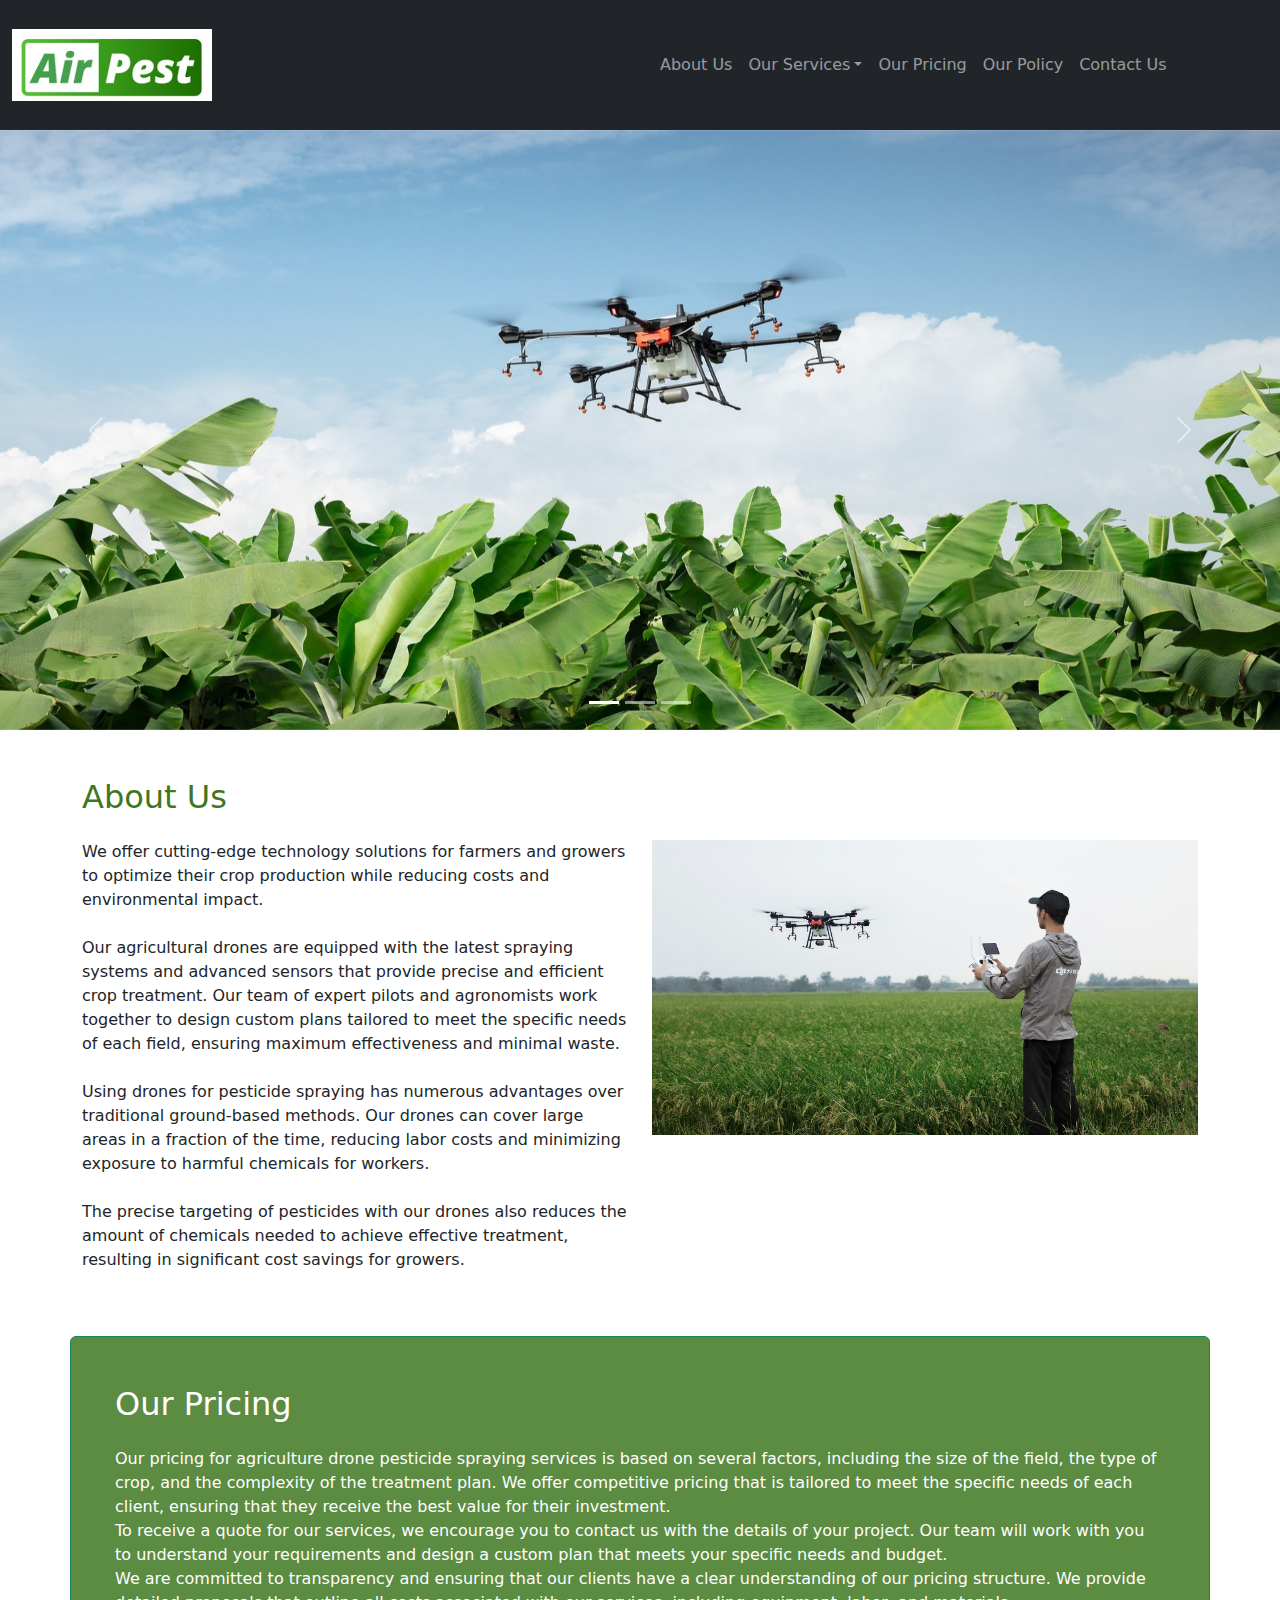
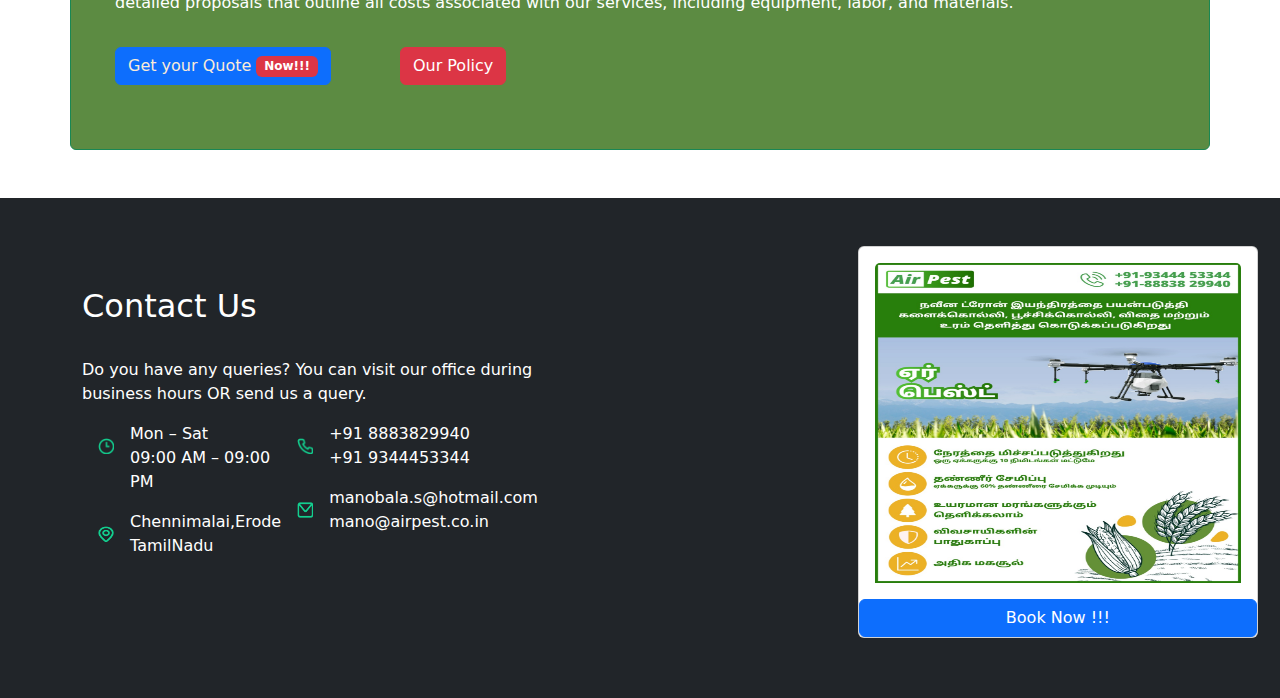
<file: Airpest /index.html>
<!DOCTYPE html>
<html lang="en">
<head>
    <meta charset="UTF-8">
    <meta http-equiv="X-UA-Compatible" content="IE=edge">
    <meta name="viewport" content="width=device-width, initial-scale=1.0">
    <title>AirPest</title>
    <link href="https://cdn.jsdelivr.net/npm/bootstrap@5.2.3/dist/css/bootstrap.min.css" rel="stylesheet">
  <script src="https://cdn.jsdelivr.net/npm/bootstrap@5.2.3/dist/js/bootstrap.bundle.min.js"></script>
  <link rel="stylesheet" href="css/style.css">
</head>
<body>
    <nav class="navbar navbar-expand-sm bg-dark navbar-dark py-4">
  <div class="container-fluid">
    <a class="navbar-brand" href="#">
      <img src="Assets/airpest-logo.png" alt="Logo" style="width:200px;" >
    </a>
  </div>
  <div class="container-fluid ">
    <!-- Links -->
    <ul class="navbar-nav">
      <li class="nav-item">
        <a class="nav-link" href="#about">About Us</a>
      </li>
      <li class="nav-item dropdown">
  <a class="nav-link dropdown-toggle" href="#" role="button" data-bs-toggle="dropdown">Our Services</a>
  <ul class="dropdown-menu">
    <li><a class="dropdown-item" href="#">Spraying</a></li>
    <li><a class="dropdown-item" href="#">Seeding</a></li>
  </ul>
</li>
      <li class="nav-item">
        <a class="nav-link" href="#pricing">Our Pricing
        </a>
      </li>
      <li class="nav-item">
        <a class="nav-link " data-bs-toggle="modal" data-bs-target="#myModal" >Our Policy
        </a>
      </li>
      <li class="nav-item">
        <a class="nav-link" href="#contact-us">Contact Us
        </a>
      </li>
    </ul>
  </div>

</nav>
<!-- Carousel -->
<div id="demo" class="carousel slide" data-bs-ride="carousel">

    <!-- Indicators/dots -->
    <div class="carousel-indicators">
      <button type="button" data-bs-target="#demo" data-bs-slide-to="0" class="active"></button>
      <button type="button" data-bs-target="#demo" data-bs-slide-to="1"></button>
      <button type="button" data-bs-target="#demo" data-bs-slide-to="2"></button>
    </div>
  
    <!-- The slideshow/carousel -->
    <div class="carousel-inner">
      <div class="carousel-item active">
        <img src="Assets/drone2.jpg" alt="Agri-done" class="d-block w-100">
      </div>
      <div class="carousel-item">
        <img src="Assets/drone3.jpg" alt="Agri-done" class="d-block w-100">
      </div>
      <div class="carousel-item">
        <img src="Assets/drone4.jpg" alt="Agri-done" class="d-block w-100">
      </div>
    </div>
  
    <!-- Left and right controls/icons -->
    <button class="carousel-control-prev" type="button" data-bs-target="#demo" data-bs-slide="prev">
      <span class="carousel-control-prev-icon"></span>
    </button>
    <button class="carousel-control-next" type="button" data-bs-target="#demo" data-bs-slide="next">
      <span class="carousel-control-next-icon"></span>
    </button>
  </div>
  <section id="about" class="about">
    <div class="container">

      <div>
        <h2 >About Us</h2>
      </div>

      <div class="row">
        <div class="col-lg-6 order-1 order-lg-2">
          <img src="Assets/drone5.jpeg" class="img-fluid" alt="">
        </div>
        <div class="col-lg-6 pt-4 pt-lg-0 order-2 order-lg-1">
          <p>
             We offer cutting-edge technology solutions for farmers and growers to optimize their crop production while reducing costs and environmental impact. <br><br>

Our agricultural drones are equipped with the latest spraying systems and advanced sensors that provide precise and efficient crop treatment. Our team of expert pilots and agronomists work together to design custom plans tailored to meet the specific needs of each field, ensuring maximum effectiveness and minimal waste.
<br><br>
Using drones for pesticide spraying has numerous advantages over traditional ground-based methods. Our drones can cover large areas in a fraction of the time, reducing labor costs and minimizing exposure to harmful chemicals for workers. <br><br> The precise targeting of pesticides with our drones also reduces the amount of chemicals needed to achieve effective treatment, resulting in significant cost savings for growers.
          </p>
        </div>
      </div>

    </div>
  </section>

  <section id="pricing">
    <div class="my-5">
        <div class="container pb-5 border border-success rounded pricing-contain">
            <h2 >Our Pricing</h2>
            <p class="text-white ">Our pricing for agriculture drone pesticide spraying services is based on several factors, including the size of the field, the type of crop, and the complexity of the treatment plan. We offer competitive pricing that is tailored to meet the specific needs of each client, ensuring that they receive the best value for their investment.

              <br>  To receive a quote for our services, we encourage you to contact us with the details of your project. Our team will work with you to understand your requirements and design a custom plan that meets your specific needs and budget.
                
              <br>  We are committed to transparency and ensuring that our clients have a clear understanding of our pricing structure. We provide detailed proposals that outline all costs associated with our services, including equipment, labor, and materials.</p>
            <button type="button" class="btn btn-primary">
              <a href="getquote.html">Get your Quote</a> <span class="badge bg-danger">Now!!!</span>
            </button>
            <button type="button" class="btn btn-danger" data-bs-toggle="collapse" data-bs-target="#policy">
                Our Policy
              </button>
              <div id="policy" class="collapse text-white container"> At our company, we are committed to providing our clients with exceptional service and support. We work closely with growers to ensure that their unique needs and expectations are met. Our team is always available to answer any questions and provide guidance on the best practices for drone pesticide spraying. <span><a class="text-white" href="getquote.html"> get your quote!</a></span></div>
              
          </div>
    </div>
  </section>

  <div class="modal" id="myModal">
    <div class="modal-dialog">
      <div class="modal-content">
  
        <div class="modal-header">
          <h4 class="modal-title">Our Policy</h4>
          <button type="button" class="btn-close" data-bs-dismiss="modal"></button>
        </div>
  
        <!-- Modal body -->
        <div class="modal-body">
            At our company, we are committed to providing our clients with exceptional service and support. We work closely with growers to ensure that their unique needs and expectations are met. Our team is always available to answer any questions and provide guidance on the best practices for drone pesticide spraying.
        </div>
  
        <!-- Modal footer -->
        <div class="modal-footer">
          <button type="button" class="btn btn-danger" data-bs-dismiss="modal">Close</button>
        </div>
  
      </div>
    </div>
  </div>

  <section class="contact-us bg-dark" id="contact-us">
    <div class="container ">
        <div class="d-flex flex-row cont">
            <div>
                <h2 class="text-white py-4">Contact Us</h2>
        <p class="text-white">Do you have any queries? You can visit our office during business hours OR send us a
            query.</p>
        <div class="d-flex flex-row">
            <div class="d-flex flex-column">
                <div class="d-flex dir-row align-content-center">
                    <img src="Assets/c1.png" alt="Time">
                    <p class="text-white">Mon – Sat<br>09:00 AM – 09:00 PM</p>
                </div>
                <div class="d-flex dir-row align-content-center">
                    <img src="Assets/c2.png" alt="Location">
                    <p class="text-white">Chennimalai,Erode<br>TamilNadu</p>
                </div>
            </div>
            <div class="d-flex flex-column align-content-center">
                <div class="d-flex dir-row align-content-center">
                    <img src="Assets/c3.png" alt="Phone">
                    <p class="text-white">+91 8883829940 <br>+91 9344453344</p>
                </div>
                <div class="d-flex dir-row align-content-center">
                    <img src="Assets/c4.png" alt="E-mail">
                    <p class="text-white">manobala.s@hotmail.com <br>mano@airpest.co.in</p>
                </div>
            </div>
        </div>
            </div>
            <div>

                <div class="card mt-5" style="width:400px">
                    <img class="card-img-top" src="Assets/airpest1.jpeg" alt="Card image" style="width:auto; height: 20rem;">
                      <a href="getquote.html" class="btn btn-primary">Book Now !!!</a>
                    </div>
                  </div>
            </div>
        </div>
        
        
    </div>
  </section>
</body>
</html>
</file>
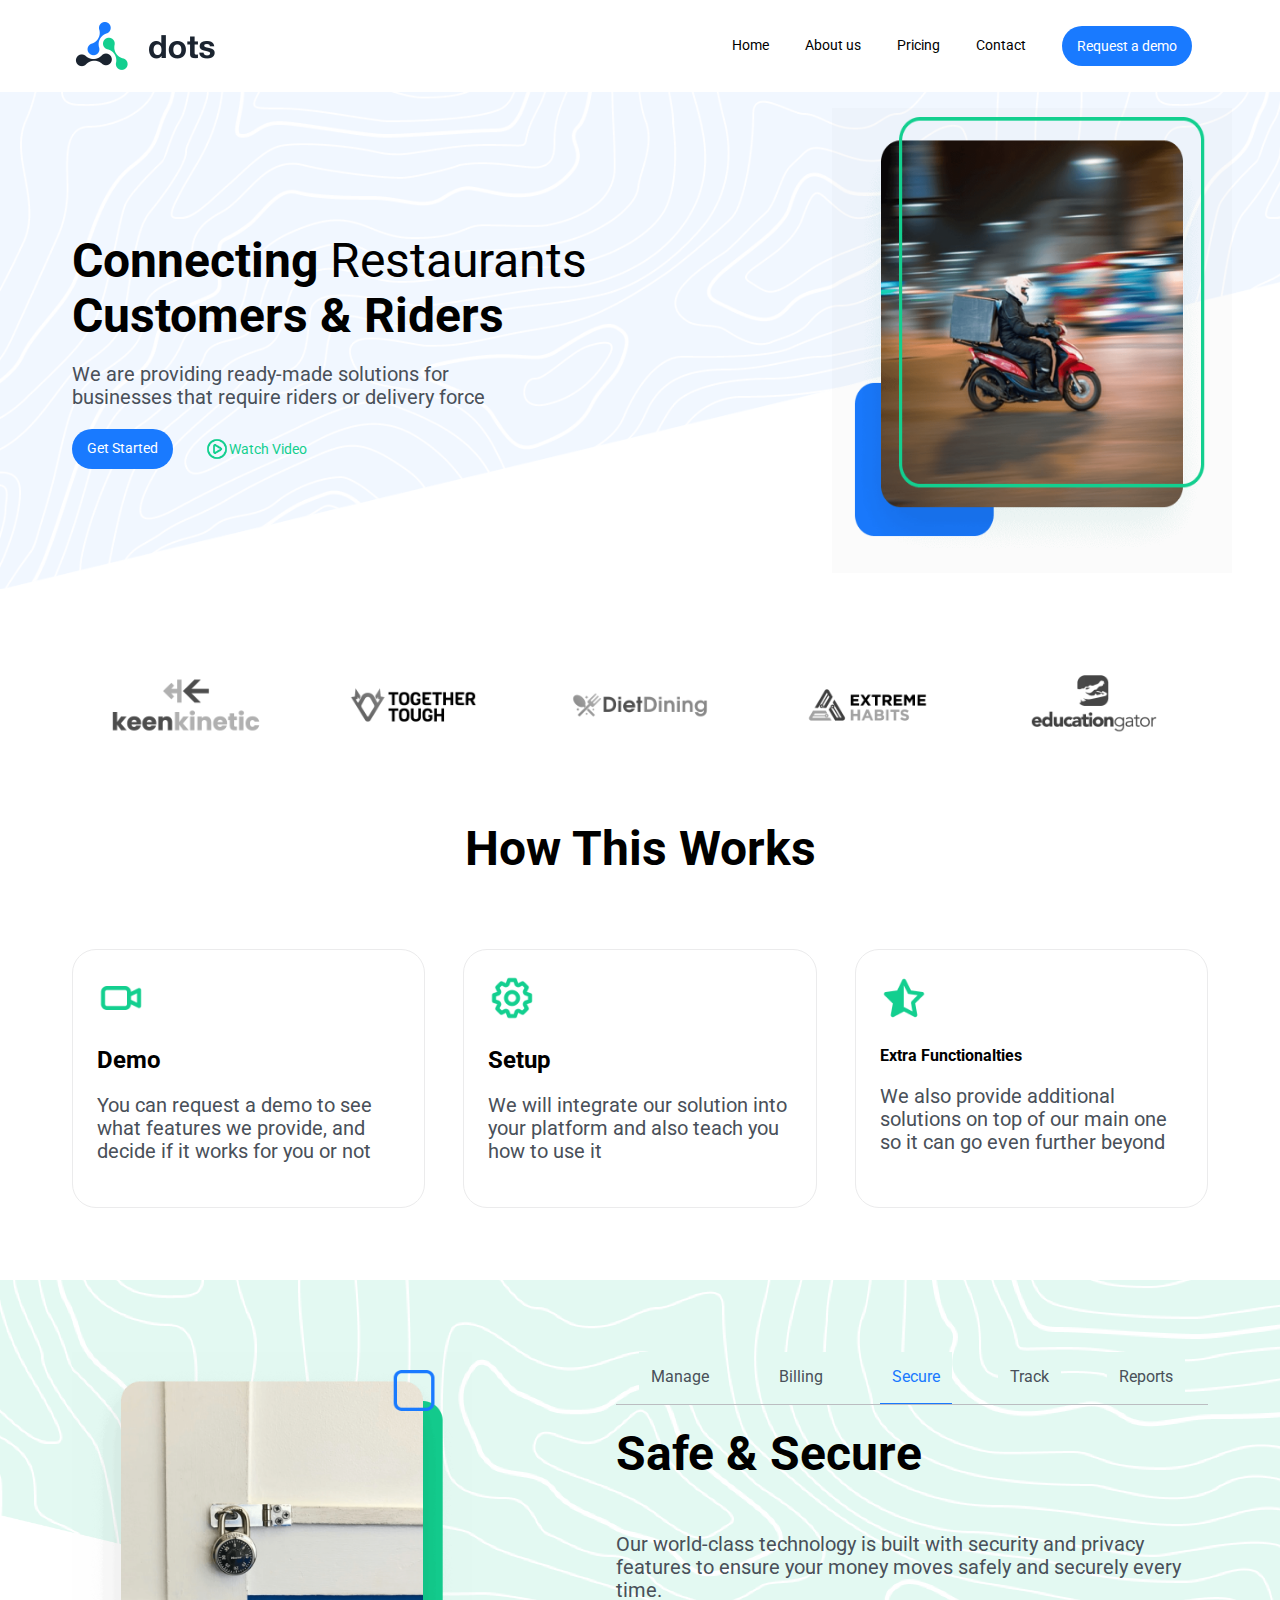
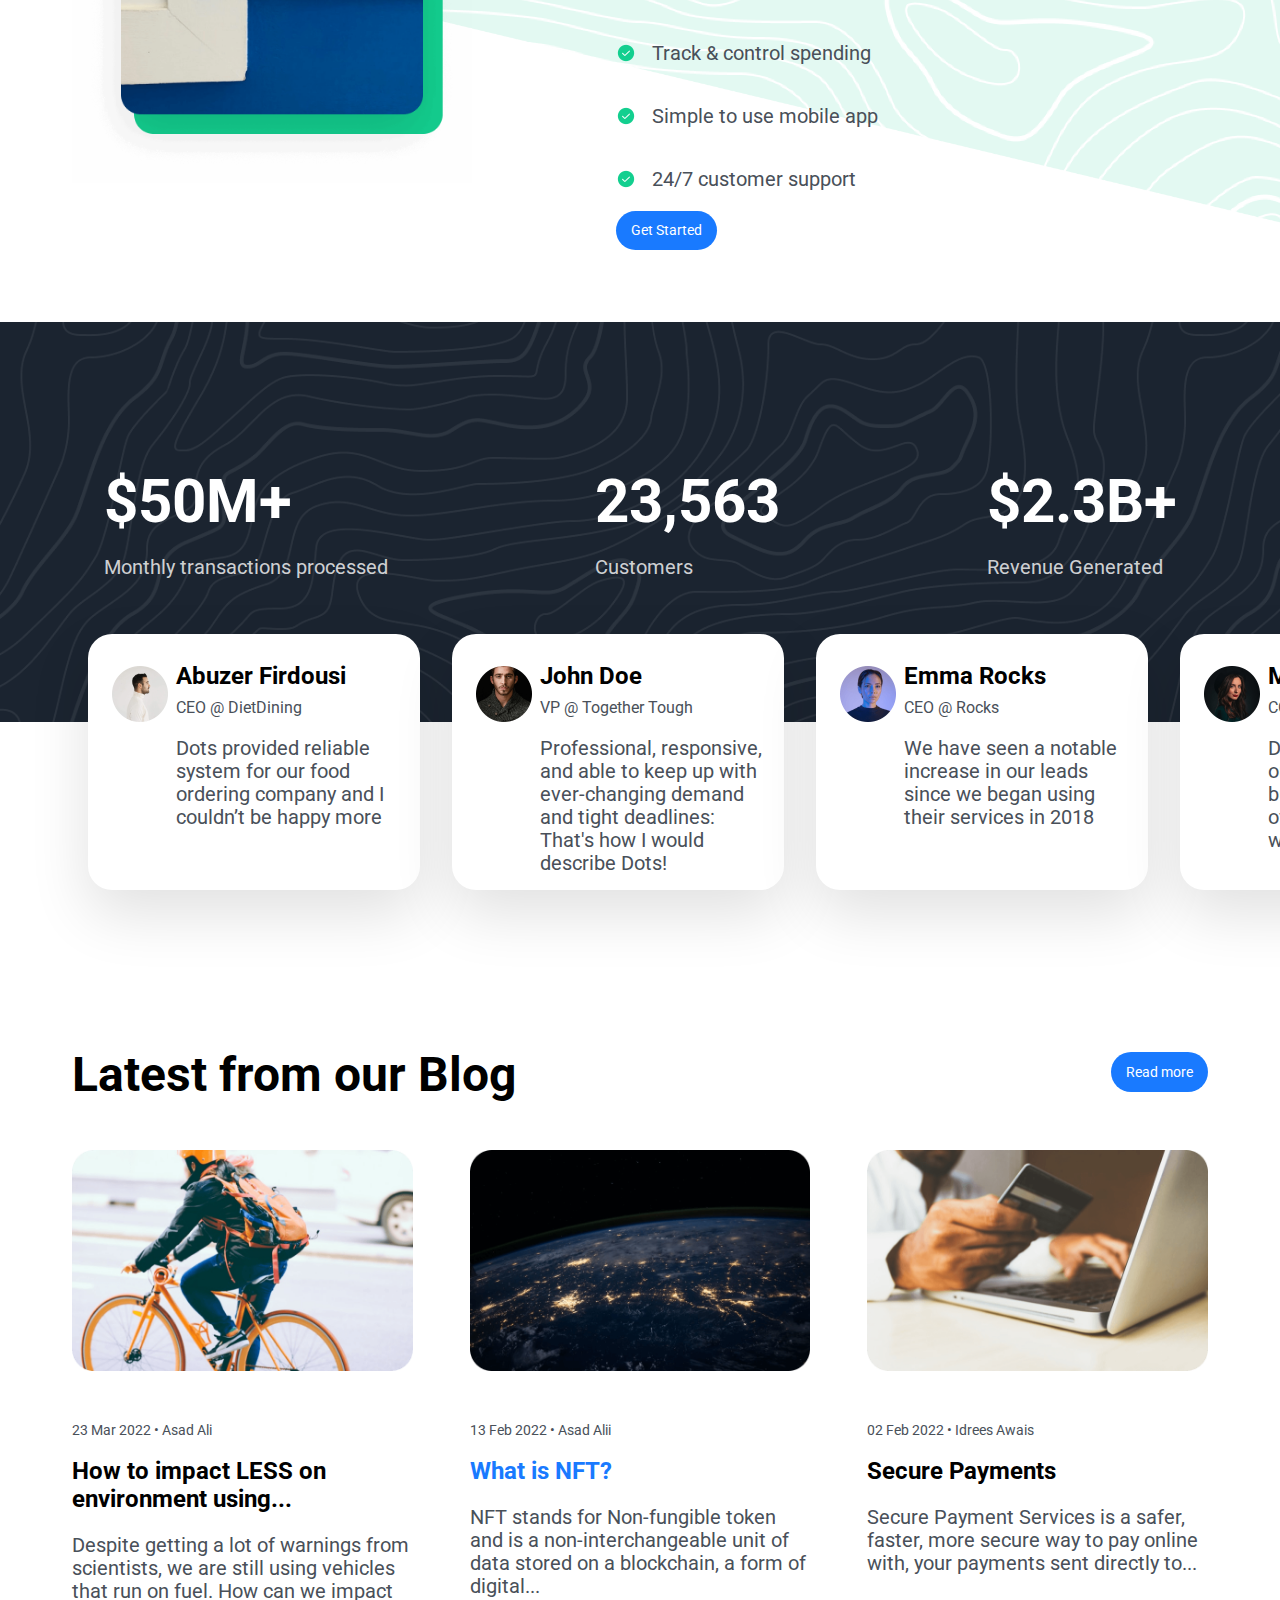
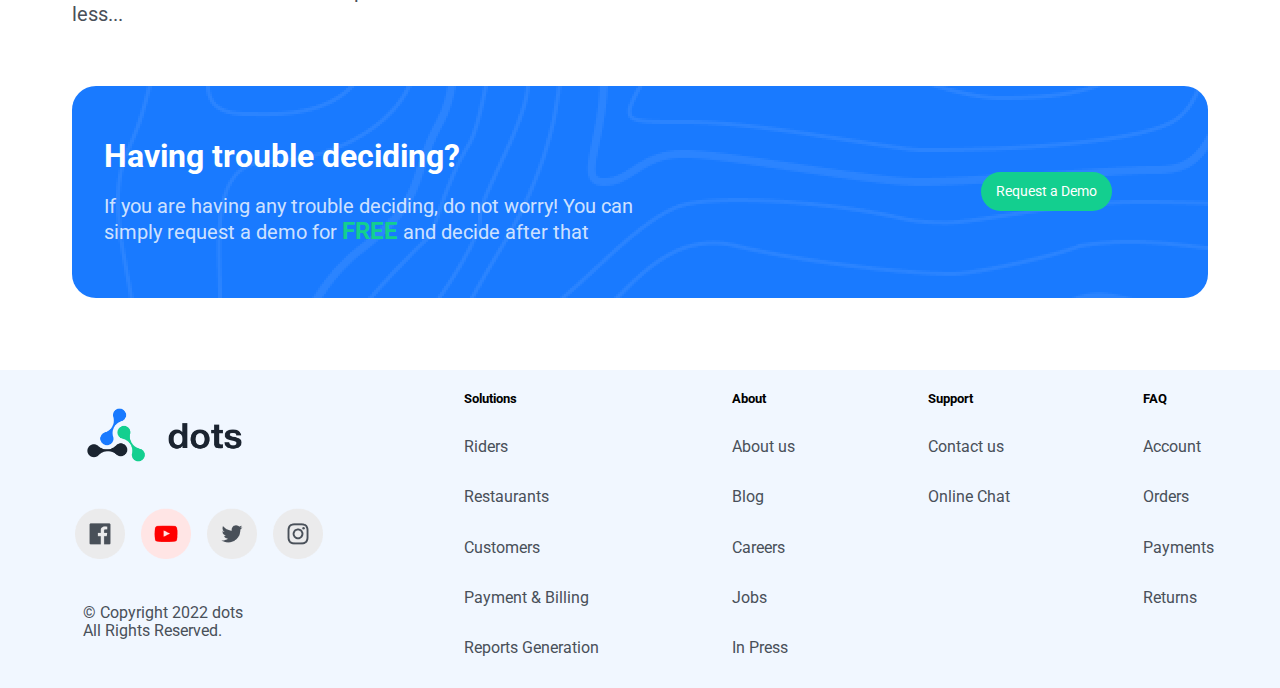
<file: Dots/index.html>
<!DOCTYPE html>
<html lang="en">

<head>
    <meta charset="UTF-8">
    <meta http-equiv="X-UA-Compatible" content="IE=edge">
    <meta name="viewport" content="width=device-width, initial-scale=1.0">
    <link rel="stylesheet" href="css/reset.css">
    <link rel="preconnect" href="https://fonts.googleapis.com" />
    <link rel="preconnect" href="https://fonts.gstatic.com" crossorigin />
    <link href="https://fonts.googleapis.com/css2?family=Roboto:wght@300;400;500;700;900&display=swap"
        rel="stylesheet" />
    <link rel="stylesheet" href="css/style.css">
    <title>Dots</title>
</head>

<body>
    <section class="Nav-bar d-flex align-items-center jc-space-between container-nav">
        <img src="assets/Nav-bar-logo.png" alt="Dots-logo">
        <div class="Nav-links">
            <a href="#">Home</a>
            <a href="#">About us</a>
            <a href="#">Pricing</a>
            <a href="#">Contact</a>
            <a class="primary-button" href="#">Request a demo</a>
        </div>
    </section>
    <section class="Hero-section d-flex">
        <div class="container Hero-content">
            <h2>Connecting <span>Restaurants</span> Customers & Riders</h2>
            <p class="w-75">We are providing ready-made solutions for businesses that require riders or delivery force
            </p>
            <div class="d-flex align-items-center">
                <a href="#" class="primary-button">Get Started</a>

                <img src="assets/Play-btn.png" alt="Play-button">
                <a href="#">Watch Video</a>
            </div>
        </div>
        </div>
        <img src="assets/Hero-img.png" alt="Hero-img">
    </section>
    <section class="Partners-section d-flex jc-space-around container">
        <img src="assets/Partners-logo1.png" alt="keenkinetic-logo">
        <img src="assets/Partners-logo2.png" alt="together-tough-logo">
        <img src="assets/Partners-logo3.png" alt="diet-dining-logo">
        <img src="assets/Partners-logo4.png" alt="extreme-habits-logo">
        <img src="assets/Partners-logo5.png" alt="education-gator-logo">
    </section>
</body>

<section class="Working-section">
    <h2>How This Works</h2>

    <div class="container d-flex jc-space-around Working-content">
        <div>
            <img src="assets/vc.png" alt="video-camera">
            <h3>Demo</h3>
            <p>You can request a demo to see what features we provide, and decide if it works for you or not</p>
        </div>
        <div>
            <img src="assets/Setting.png" alt="Settings">
            <h3>Setup</h3>
            <p>We will integrate our solution into your platform and also teach you how to use it</p>
        </div>
        <div>
            <img src="assets/star.png" alt="Star">
            <h4>Extra Functionalties</h4>
            <p>We also provide additional solutions on top of our main one so it can go even further beyond</p>
        </div>
    </div>
</section>
<section class="Features-section d-flex">
    <div class="w-50 container ">
        <img src="assets/Features-img.png" alt="Features-img">
    </div>
    <div class="Features-content container">
        <div class="Features-nav d-flex jc-space-around">
            <a href="#">Manage</a>
            <a href="#">Billing</a>
            <a href="#" class="select-nav">Secure</a>
            <a href="#">Track</a>
            <a href="#">Reports</a>
        </div>
        <h2>Safe & Secure</h2>
        <p>Our world-class technology is built with security and privacy features to ensure your money moves safely and
            securely every time.</p>
        <div class="d-flex align-items-center">
            <img src="assets/Checkbox Icons.png" alt="Checkbox">
            <p>Track & control spending</p>
        </div>
        <div class="d-flex align-items-center">
            <img src="assets/Checkbox Icons.png" alt="Checkbox">
            <p>Simple to use mobile app</p>
        </div>
        <div class="d-flex align-items-center">
            <img src="assets/Checkbox Icons.png" alt="Checkbox">
            <p>24/7 customer support </p>
        </div>
        <a class="primary-button" href="#">Get Started</a>
    </div>
</section>
<section class="Testimonials-section grey-bg">
    <div class="d-flex align-items-center jc-space-around Testimonials-counter">
        <div>
            <h1>$50M+</h1>
            <p>Monthly transactions processed</p>
        </div>
        <div>
            <h1>23,563</h1>
            <p>Customers</p>
        </div>
        <div>
            <h1>$2.3B+</h1>
            <p>Revenue Generated</p>
        </div>
    </div>
    <div class="Testimonials-content container d-flex">
        <div class="Testimonials d-flex">
            <img src="assets/Avatar1.png" alt="Abuzer Firdousi">
            <div>
                <h3>Abuzer Firdousi</h3>
                <p class="caption">CEO @ DietDining</p>
                <p>Dots provided reliable system for our food ordering company and I couldn’t be happy more</p>
            </div>
        </div>
        <div class="Testimonials d-flex">
            <img src="assets/Avatar2.png" alt="John Doe">
            <div>
                <h3>John Doe</h3>
                <p class="caption">VP @ Together Tough</p>
                <p>Professional, responsive, and able to keep up with ever-changing demand and tight deadlines: That's
                    how I
                    would describe Dots!</p>
            </div>
        </div>
        <div class="Testimonials d-flex">
            <img src="assets/Avatar3.png" alt="Emma Rocks">
            <div>
                <h3>Emma Rocks</h3>
                <p class="caption">CEO @ Rocks</p>
                <p>We have seen a notable increase in our leads since we began using their services in 2018</p>
            </div>
        </div>
        <div class="Testimonials d-flex">
            <img src="assets/Avatar4.png" alt="Maya Ali">
            <div>
                <h3>Maya Ali</h3>
                <p class="caption">COO @ Extreme Habits</p>
                <p>Dots not only revitalized our brand, but saved our business from the brink of ruin by optimizing our
                    website
                    for search</p>
            </div>
        </div>
    </div>
</section>
<section class="Blogs-section grey-bg">
    <div class="container">

        <div class="d-flex jc-space-between align-items-center">
            <h2>Latest from our Blog</h2>
            <a class="primary-button" href="#">Read more</a>
        </div>
        <div class="d-flex jc-space-between">
            <div class="Blog">
                <img src="assets/blog1.png" alt="Cycle">
                <p class="caption">23 Mar 2022 • Asad Ali</p>
                <h3>How to impact LESS on environment using...</h3>
                <p>Despite getting a lot of warnings from scientists, we are still using vehicles that run on fuel. How
                    can
                    we impact less...</p>
            </div>
            <div class="Blog">
                <img src="assets/blog2.png" alt="NFT">
                <p class="caption">13 Feb 2022 • Asad Alii</p>
                <h3 class="Blue-txt">What is NFT?</h3>
                <p>NFT stands for Non-fungible token and is a non-interchangeable unit of data stored on a blockchain, a
                    form of digital...</p>
            </div>
            <div class="Blog">
                <img src="assets/blog3.png" alt="Secure Payments">
                <p class="caption">02 Feb 2022 • Idrees Awais</p>
                <h3>Secure Payments</h3>
                <p>Secure Payment Services is a safer, faster, more secure way to pay online with, your payments sent
                    directly to...</p>
            </div>
        </div>
        <div class="Demo d-flex align-items-center jc-space-between">
            <div class=" w-50">
                <h3>Having trouble deciding?</h3>
                <p>If you are having any trouble deciding, do not worry! You can simply request a demo for <span
                        class="span-green">FREE</span> and
                    decide
                    after that</p>
            </div>
            <div>
                <a href="#" class="primary-button">Request a Demo</a>
            </div>
        </div>
    </div>
</section>

<section class="Footer-section d-flex dir-row jc-space-around">

    <div class="d-flex dir-col">
        <img class="Footer-logo" src="assets/Nav-bar-logo.png" alt="Dots-logo">
        <div class="d-flex dir-row Social-networks">
            <a href="#"><img src="assets/footer-icon1.png" alt="Facebook"></a>
            <a href="#"><img src="assets/footer-icon2.png" alt="YouTube"></a>
            <a href="#"><img src="assets/footer-icon3.png" alt="Twitter"></a>
            <a href="#"><img src="assets/footer-icon4.png" alt="Instagram"></a>
        </div>
        <p class="Copyright">© Copyright 2022 dots<br>All Rights Reserved.</p>

    </div>
    <div>
        <h5>Solutions</h5>
        <p>Riders</p>
        <p>Restaurants</p>
        <p>Customers</p>
        <p>Payment & Billing</p>
        <p>Reports Generation</p>
    </div>
    <div>
        <h5>About</h5>
        <p>About us</p>
        <p>Blog</p>
        <p>Careers</p>
        <p>Jobs</p>
        <p>In Press</p>
    </div>
    <div>
        <h5>Support</h5>
        <p>Contact us</p>
        <p>Online Chat</p>
    </div>
    <div>
        <h5>FAQ</h5>
        <p>Account</p>
        <p>Orders</p>
        <p>Payments</p>
        <p>Returns</p>
    </div>
</section>

</html>
</file>
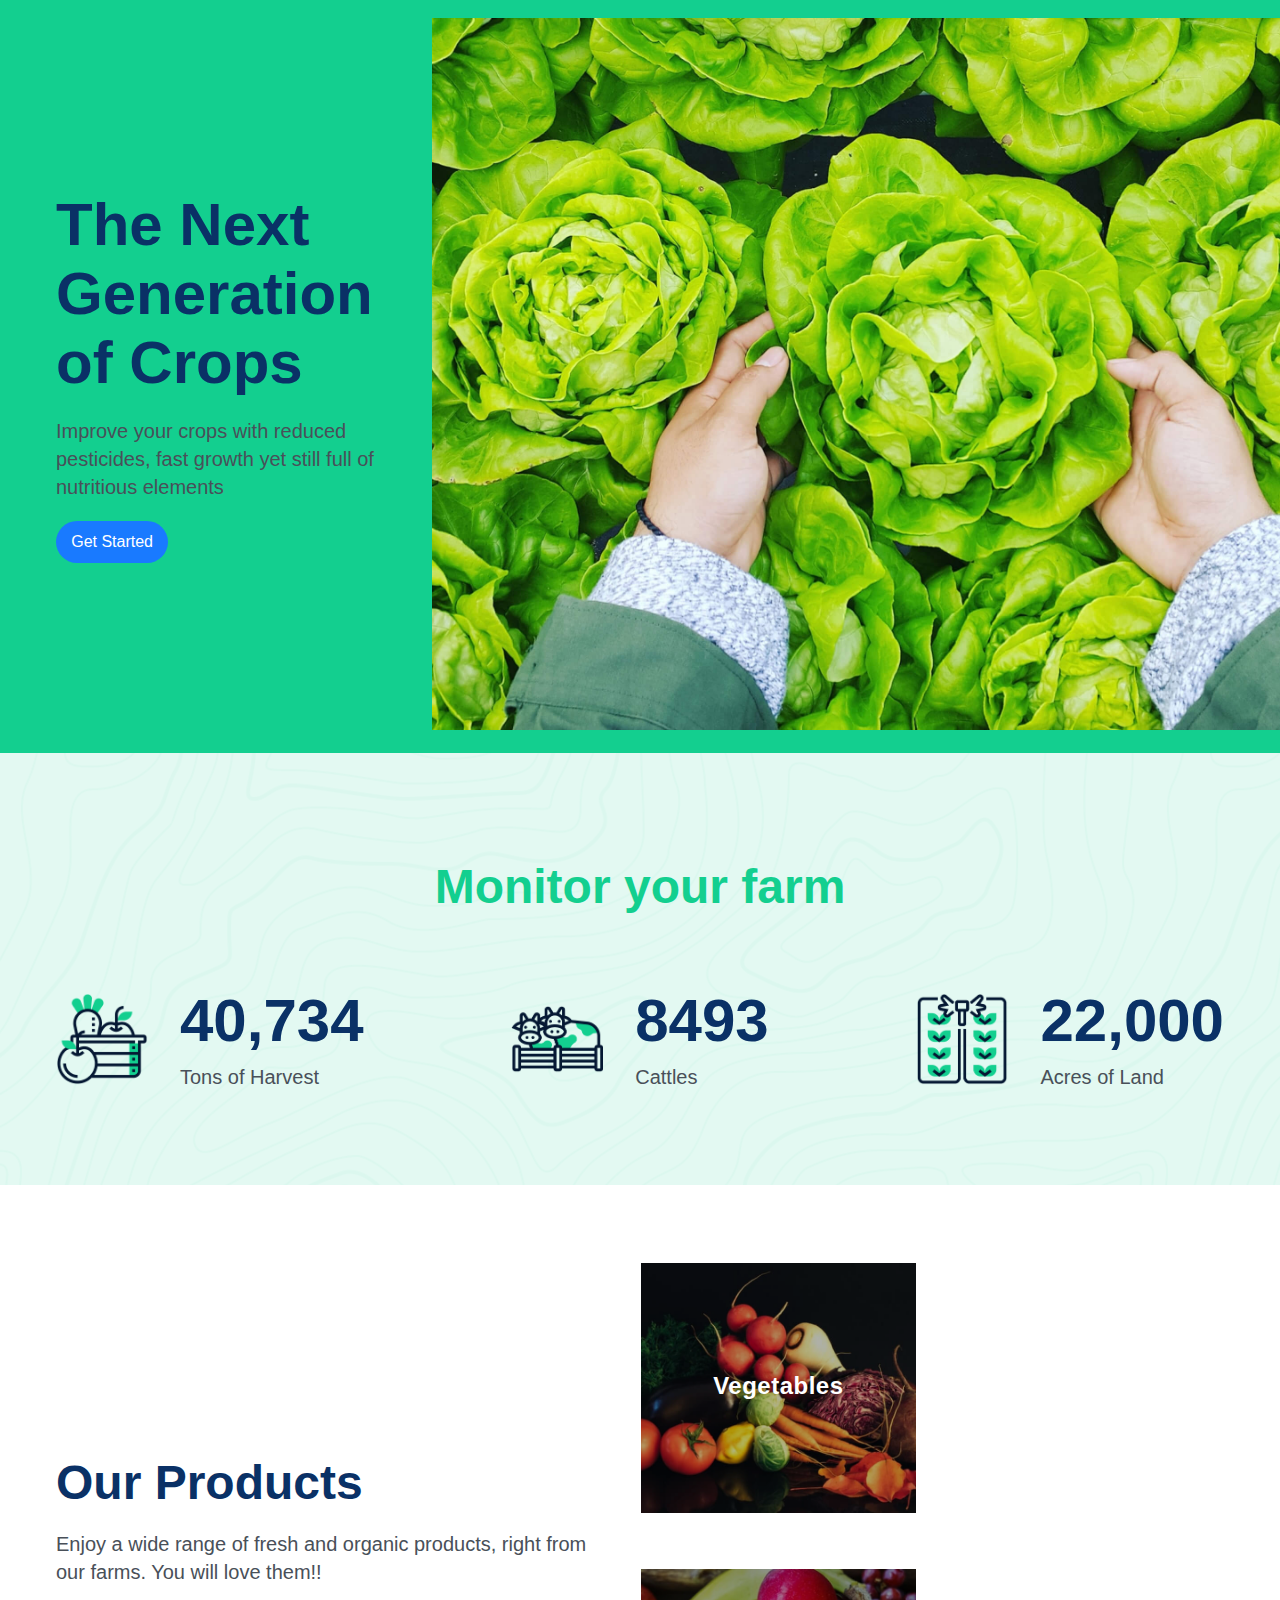
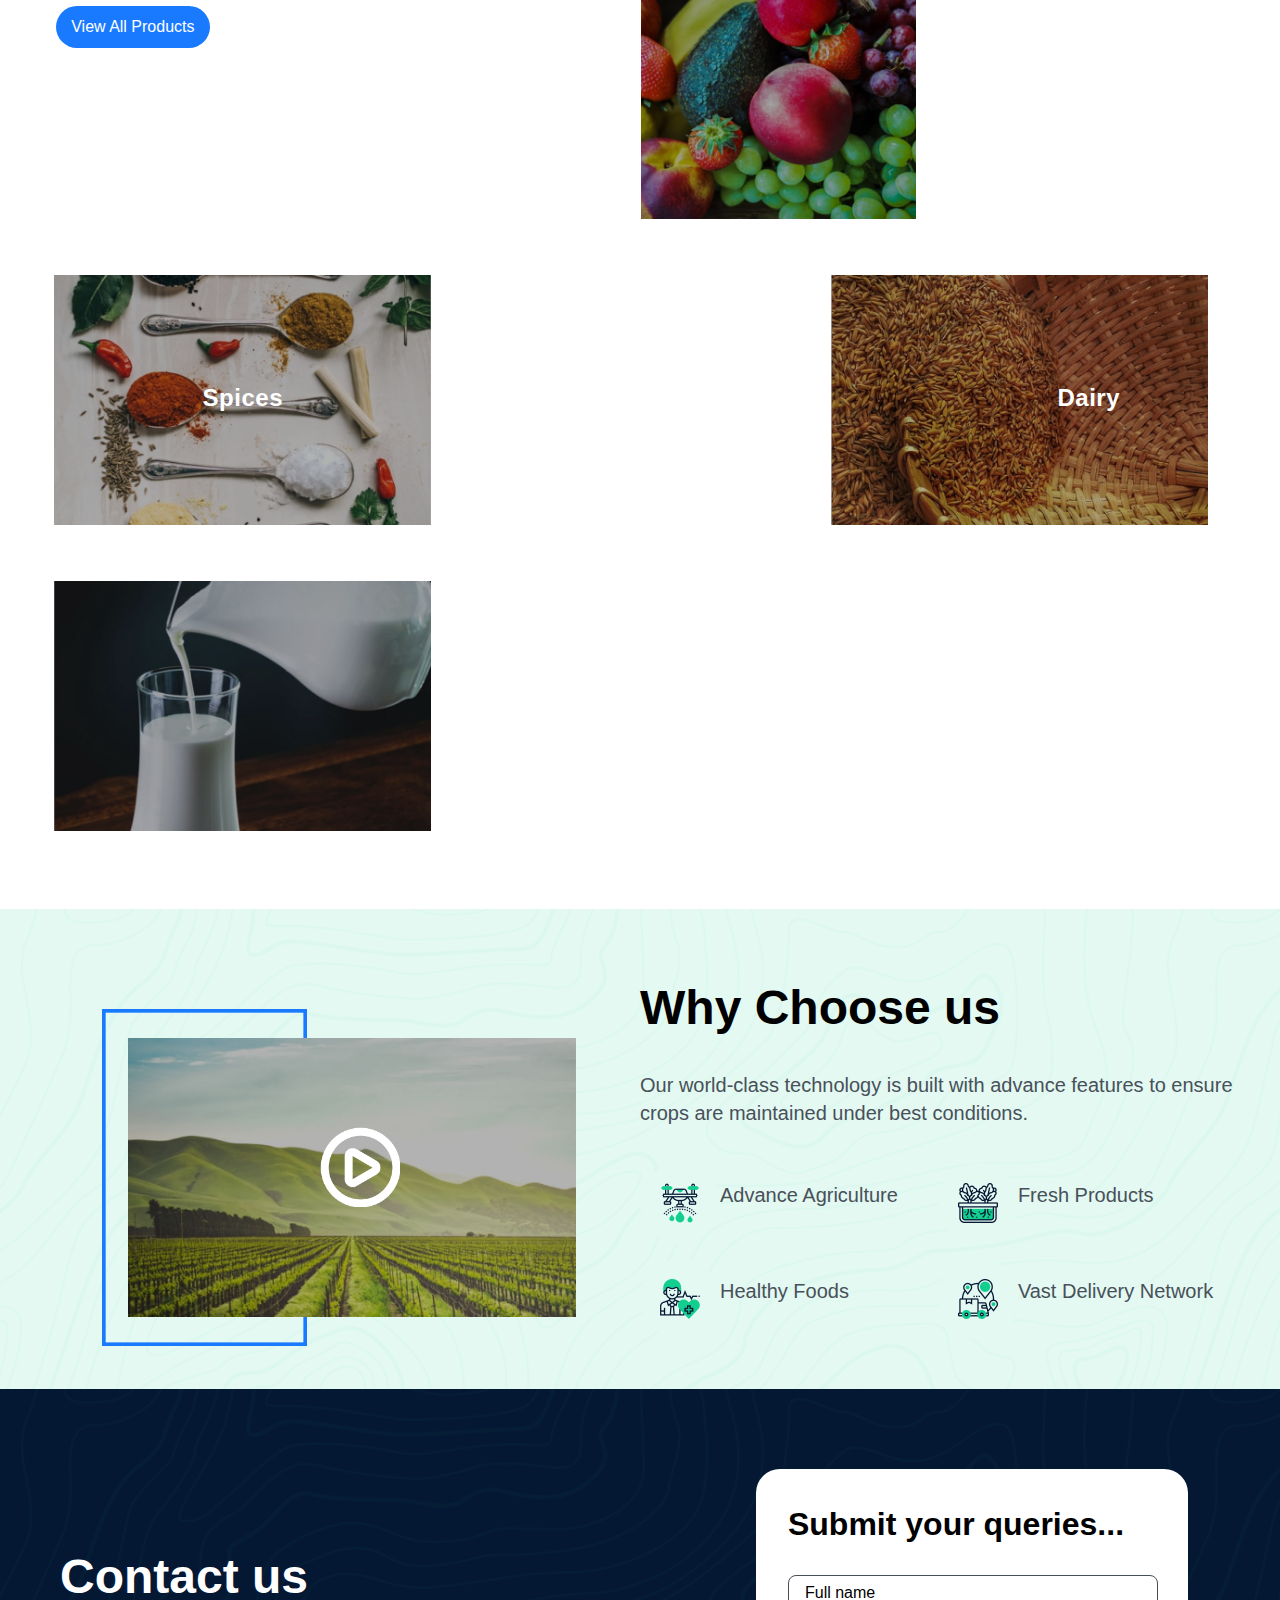
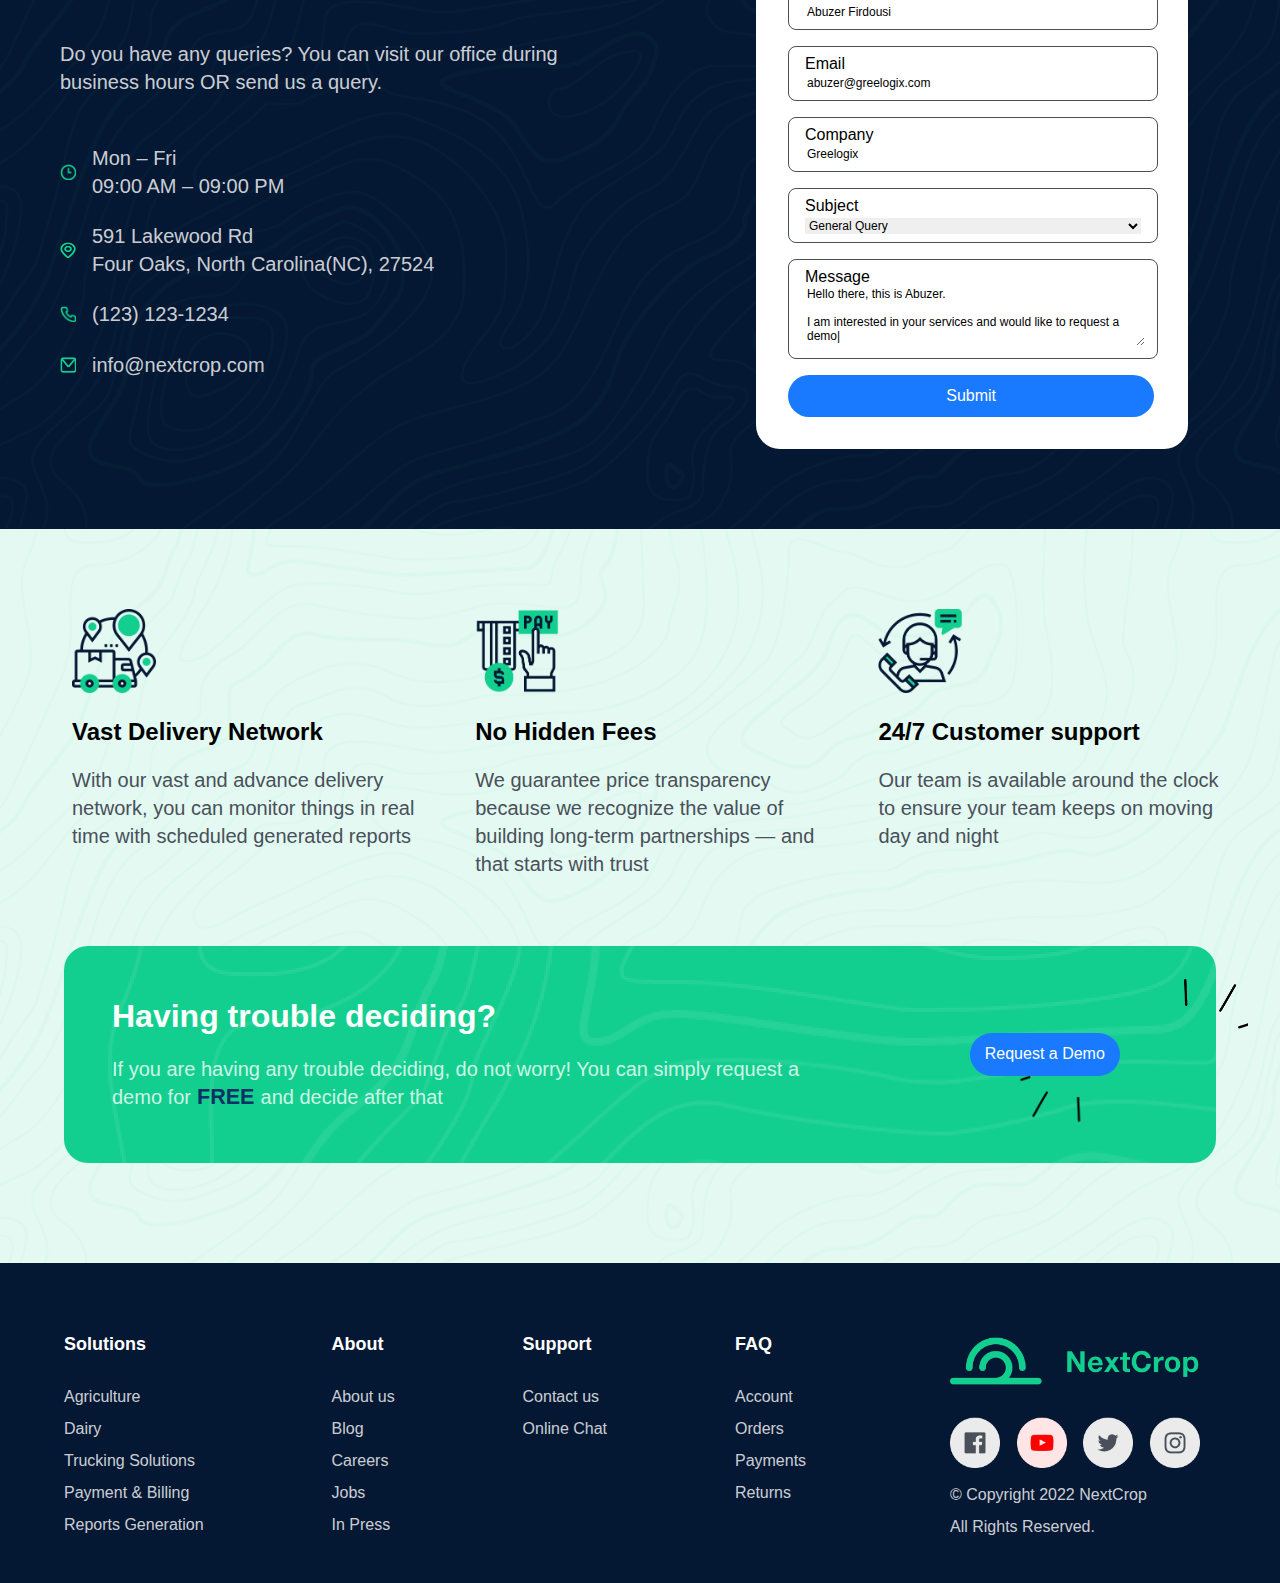
<file: Next Corp/index.html>
<!DOCTYPE html>
<html lang="en">

<head>
    <meta charset="UTF-8">
    <meta http-equiv="X-UA-Compatible" content="IE=edge">
    <meta name="viewport" content="width=device-width, initial-scale=1.0">
    <link rel="stylesheet" href="css/reset.css">
    <link rel="stylesheet" href="css/styles.css">
    <title>Next Corp</title>
</head>

<body>
    <section class="hero-section d-flex align-items-center">
        <div class="hero-content container w-30">
            <h1>The Next Generation of Crops</h1>
            <p>Improve your crops with reduced pesticides, fast growth yet still full of nutritious elements</p>
            <a class="primary-button" href="#">Get Started</a>
        </div>
        <div class="w-70">
            <img src="assets/hero-image.jpg" alt="hero-image">
        </div>
    </section>
    <section class="data-section d-flex dir-col jc-center background-pattern">
        <h2>Monitor your farm</h2>
        <div class="d-flex jc-space-between">
            <div class="d-flex container">
                <img src="assets/i1.png" alt="Harvest">
                <div>
                    <h3>40,734</h3>
                    <p>Tons of Harvest</p>
                </div>
            </div>
            <div class="d-flex container">
                <img src="assets/i2.png" alt="cattles">
                <div>
                    <h3>8493</h3>
                    <p>Cattles</p>
                </div>
            </div>
            <div class="d-flex container">
                <img src="assets/i3.png" alt="Land">
                <div>
                    <h3>22,000</h3>
                    <p>Acres of Land</p>
                </div>
            </div>
        </div>
    </section>
    <section class="products-section p-tb">
        <div class="d-flex container align-items-center">
            <div class="product-desc">
                <h2>Our Products</h2>
                <p>Enjoy a wide range of fresh and organic products, right from our farms. You will love them!!</p>
                <a class="primary-button" href="#">View All Products</a>
            </div>
            <div class="d-flex product-img dir-row jc-space-between">
                <img class="product" src="assets/pro1.jpg" alt="Vegetables">
                <div class="rectangle-container1 overlay1">
                    <p>Vegetables</p>
                </div>
                <img class="product" src="assets/pro2.jpg" alt="Fruits">
                <div class="rectangle-container1 overlay2">
                    <p>Fruits</p>
                </div>


            </div>
        </div>

        <div class="d-flex product-img dir-row jc-space-between container product-line2">
            <img class="product" src="assets/pro3.jpg" alt="spices">
            <div class="rectangle-container2 overlay3">
                <p>Spices</p>
            </div>
            <img class="product" src="assets/pro4.jpg" alt="grains">
            <div class="rectangle-container2 overlay4">
                <p>Grains</p>
            </div>
            <img class="product" src="assets/pro5.jpg" alt="dairy">
            <div class="rectangle-container2 overlay5">
                <p>Dairy</p>
            </div>
        </div>
    </section>
    <section class="benefits-section background-pattern relative">
        <div class="d-flex dir-row p-tb">
            <div class="w-50">
                <img class="rectangle" src="assets/Rectangle.png" alt="Rectangle">
                <img class="benefits-img" src="assets/Benefits.jpg" alt="Benefits">
                <img class="play-button" src="assets/play.png" alt="play button">
            </div>
            <div class="d-flex dir-col w-50">
                <h2>Why Choose us</h2>
                <p>Our world-class technology is built with advance features to ensure <br>crops are maintained under
                    best
                    conditions.</p>
                <div class="d-flex dir-row benefits-content ">
                    <div class="d-flex dir-col">
                        <div class="d-flex dir-row align-items-center fg1">
                            <img src="assets/ben1.png" alt="Advance Agriculture">
                            <p>Advance Agriculture</p>
                        </div>
                        <div class="d-flex dir-row align-items-center fg1">
                            <img src="assets/ben3.png" alt="Healthy Foods">
                            <p>Healthy Foods</p>
                        </div>
                    </div>
                    <div class="d-flex dir-col benifits-content-right">
                        <div class="d-flex dir-row align-items-center fg1">
                            <img src="assets/ben2.png" alt="Fresh Products">
                            <p>Fresh Products</p>
                        </div>

                        <div class="d-flex dir-row align-items-center fg1">
                            <img src="assets/ben4.png" alt="Vast Delivery Network">
                            <p>Vast Delivery Network</p>
                        </div>
                    </div>
                </div>
            </div>
        </div>
    </section>
    <section class="contact-section d-flex dir-row align-items-center jc-space-around background-pattern">
        <div class="d-flex dir-col w-40 contact-left">
            <h2>Contact us</h2>
            <p class="contact-txt">Do you have any queries? You can visit our office during business hours OR send us a
                query.
            </p>
            <div class="d-flex dir-row align-items-center contact-details">
                <img src="assets/c1.png" alt="Time">
                <p>Mon – Fri<br>09:00 AM – 09:00 PM</p>
            </div>
            <div class="d-flex dir-row align-items-center contact-details">
                <img src="assets/c2.png" alt="Location">
                <p>591 Lakewood Rd<br>Four Oaks, North Carolina(NC), 27524</p>
            </div>
            <div class="d-flex dir-row align-items-center contact-details">
                <img src="assets/c3.png" alt="Phone">
                <p>(123) 123-1234</p>
            </div>
            <div class="d-flex dir-row align-items-center contact-details">
                <img src="assets/c4.png" alt="E-mail">
                <p>info@nextcrop.com</p>
            </div>
        </div>
        <div class="d-flex contact-form-section">
            <div class="contact-form">
                <h3>Submit your queries...</h3>
                <form action="">
                    <div class="input-group">
                        <label for="Fullname">Full name</label><br>
                        <input type="text" id="Fullname" name="Fullname" value="Abuzer Firdousi"><br>
                    </div>
                    <div class="input-group">
                        <label for="Email">Email</label><br>
                        <input type="text" name="Email" id="Email" value="abuzer@greelogix.com"><br>
                    </div>
                    <div class="input-group">
                        <label for="Company">Company</label><br>
                        <input type="text" name="Company" id="Company" value="Greelogix"><br>
                    </div>
                    <div class="input-group">
                        <label for="Subject">Subject</label><br>
                        <Select name="Subject" id="Subject">
                            <option value="General Query">General Query</option>
                        </Select><br>
                    </div>
                    <div class="input-group">
                        <label for="Message">Message</label><br>

                        <textarea name="Message" id="Message" cols="30" rows="4">Hello there, this is Abuzer.

I am interested in your services and would like to request a demo|</textarea>
                    </div>
                    <a href="#" class="primary-button w-100">Submit</a>
                </form>
                <!-- <form action="">
                    <div class="form-floating">
                        <input class="form-control" type="text" id="Fullname" name="Fullname"
                            value="Abuzer Firdousi"><br>
                        <label for="Fullname">Full name</label><br>
                    </div>
                    <div class="form-floating">
                        <input class="form-control" type="text" name="Email" id="Email"
                            value="abuzer@greelogix.com"><br>
                        <label for="Email">Email</label><br>
                    </div>
                    <div class="form-floating">
                        <input class="form-control" type="text" name="Company" id="Company" value="Greelogix"><br>
                        <label for="Company">Company</label><br>
                    </div>
                    <div class="form-floating">
                        <Select class="form-select" name="Subject" id="Subject">
                            <option value="General Query">General Query</option>
                            <label for="Subject" class="form-label">Subject</label><br>
                        </Select><br>
                    </div>
                    <div class="form-floating">


                        <textarea class="form-control" name="Message" id="Message" cols="30" rows="4">Hello there, this is Abuzer.

I am interested in your services and would like to request a demo|</textarea>
                        <label for="Message">Message</label><br>
                    </div>
                    <a href="#" class="primary-button w-100">Submit</a>
                </form> -->
            </div>

        </div>
    </section>
    <section class="advantages-section d-flex dir-col align-items-center background-pattern">
        <div class="d-flex jc-space-between advantages-container">
            <div class="advantage">
                <img src="assets/i4.png" alt="Vast Delivery Network">
                <h4>Vast Delivery Network</h4>
                <p>With our vast and advance delivery network, you can monitor things in real time with scheduled
                    generated
                    reports</p>
            </div>
            <div class="advantage">
                <img src="assets/i5.png" alt="No Hidden Fees">
                <h4>No Hidden Fees</h4>
                <p>We guarantee price transparency because we recognize the value of building long-term partnerships —
                    and that
                    starts with trust</p>
            </div>
            <div class="advantage">
                <img src="assets/i6.png" alt="24x7 Customer Support">
                <h4>24/7 Customer support</h4>
                <p>Our team is available around the clock to ensure your team keeps on moving day and night</p>
            </div>
        </div>
        <div class="demo d-flex dir-row align-items-center jc-space-between">
            <div class="demo-content">
                <h3>Having trouble deciding?</h3>
                <p>If you are having any trouble deciding, do not worry! You can simply request a demo for<span
                        class="free">
                        FREE </span>and decide after
                    that</p>
            </div>
            <div class="demo-button">
                <a href="#" class="primary-button">Request a Demo</a>
            </div>

        </div>
        <img class="insert1" src="assets/insert1.png" alt="object1">
        <img class="insert2" src="assets/insert2.png" alt="object2">
    </section>
    <section class="Footer-section d-flex dir-row jc-space-around p-t">
        <div>
            <h5>Solutions</h5>
            <p>Agriculture</p>
            <p>Dairy</p>
            <p>Trucking Solutions</p>
            <p>Payment & Billing</p>
            <p>Reports Generation</p>
        </div>
        <div>
            <h5>About</h5>
            <p>About us</p>
            <p>Blog</p>
            <p>Careers</p>
            <p>Jobs</p>
            <p>In Press</p>
        </div>
        <div>
            <h5>Support</h5>
            <p>Contact us</p>
            <p>Online Chat</p>
        </div>
        <div>
            <h5>FAQ</h5>
            <p>Account</p>
            <p>Orders</p>
            <p>Payments</p>
            <p>Returns</p>
        </div>
        <div class="d-flex dir-col">
            <img class="Footer-logo" src="assets/Footer-logo.png" alt="Footer-logo">
            <div class="d-flex dir-row jc-space-between Social-networks">
                <a href="#"><img src="assets/footer-icon1.png" alt="Facebook"></a>
                <a href="#"><img src="assets/footer-icon2.png" alt="YouTube"></a>
                <a href="#"><img src="assets/footer-icon3.png" alt="Twitter"></a>
                <a href="#"><img src="assets/footer-icon4.png" alt="Instagram"></a>
            </div>
            <p class="Copyright">© Copyright 2022 NextCrop <br><br>All Rights Reserved.</p>
        </div>
    </section>
</body>

</html>
</file>
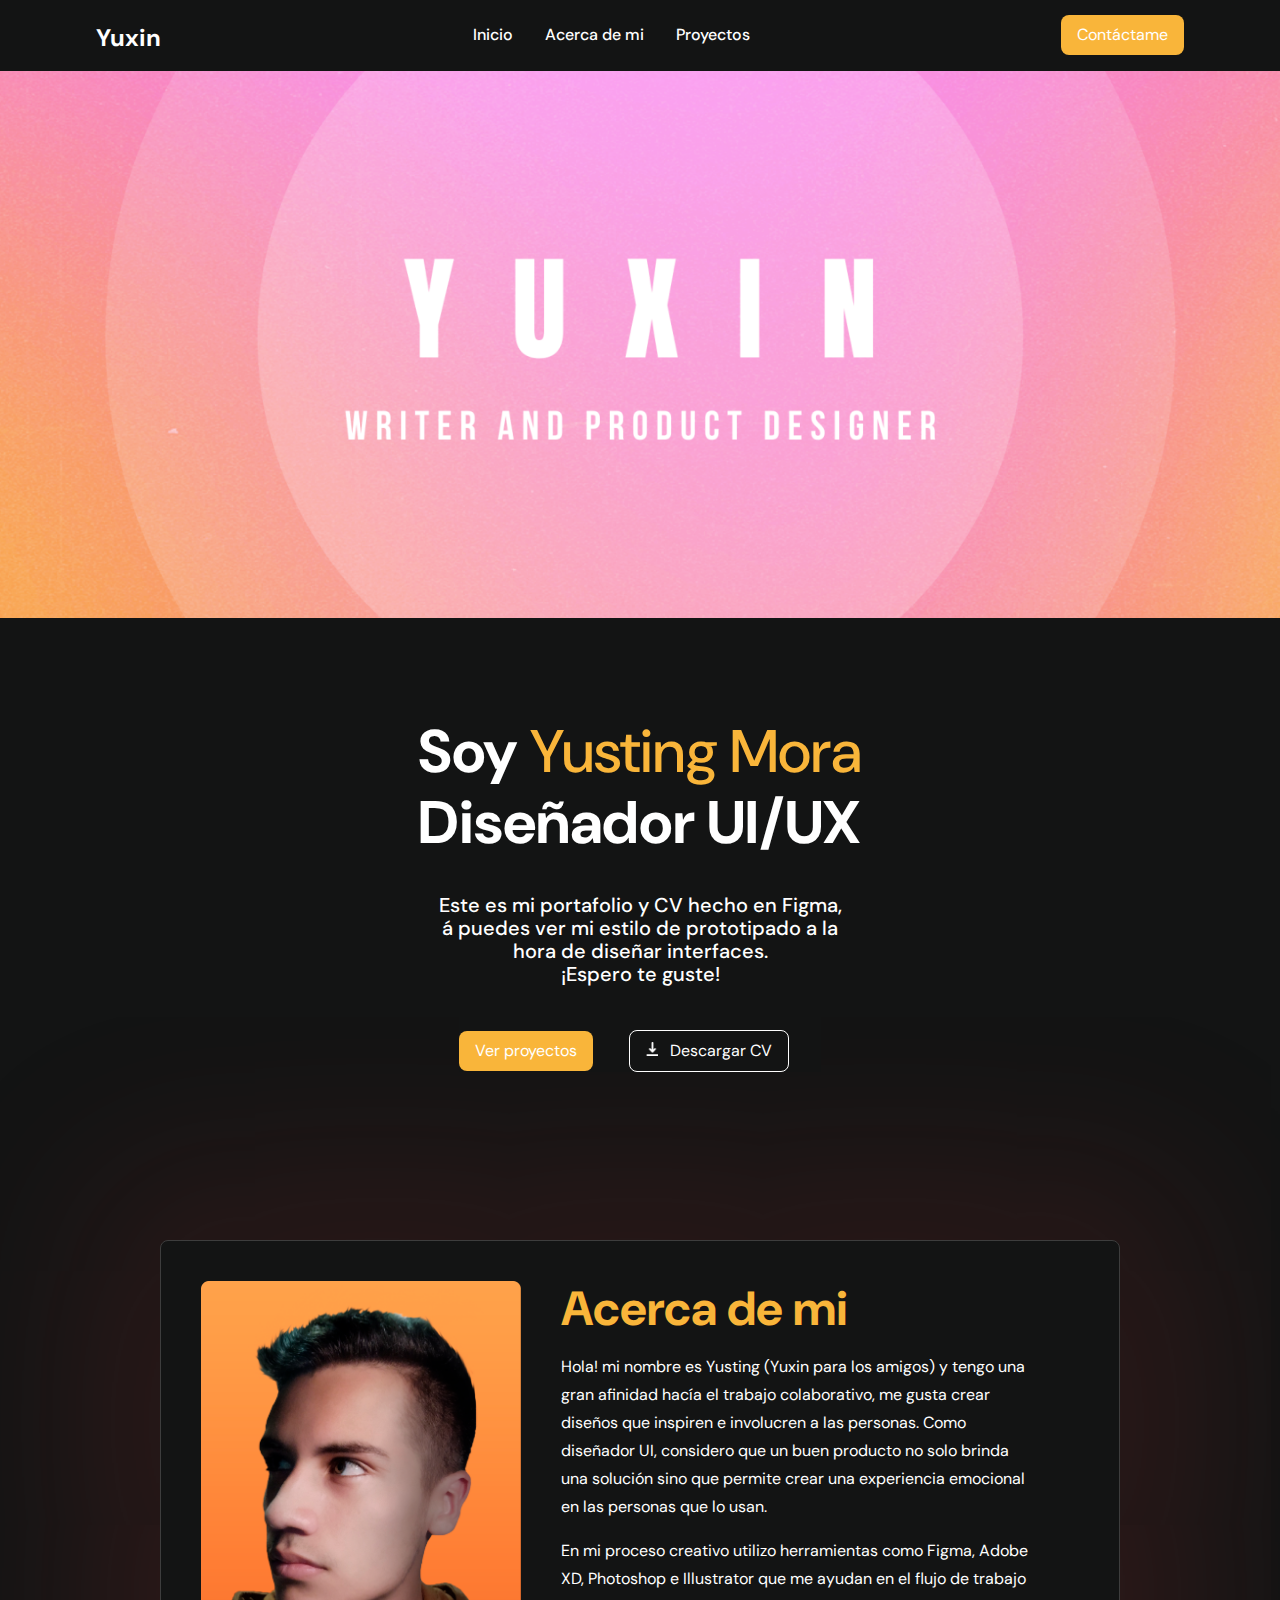
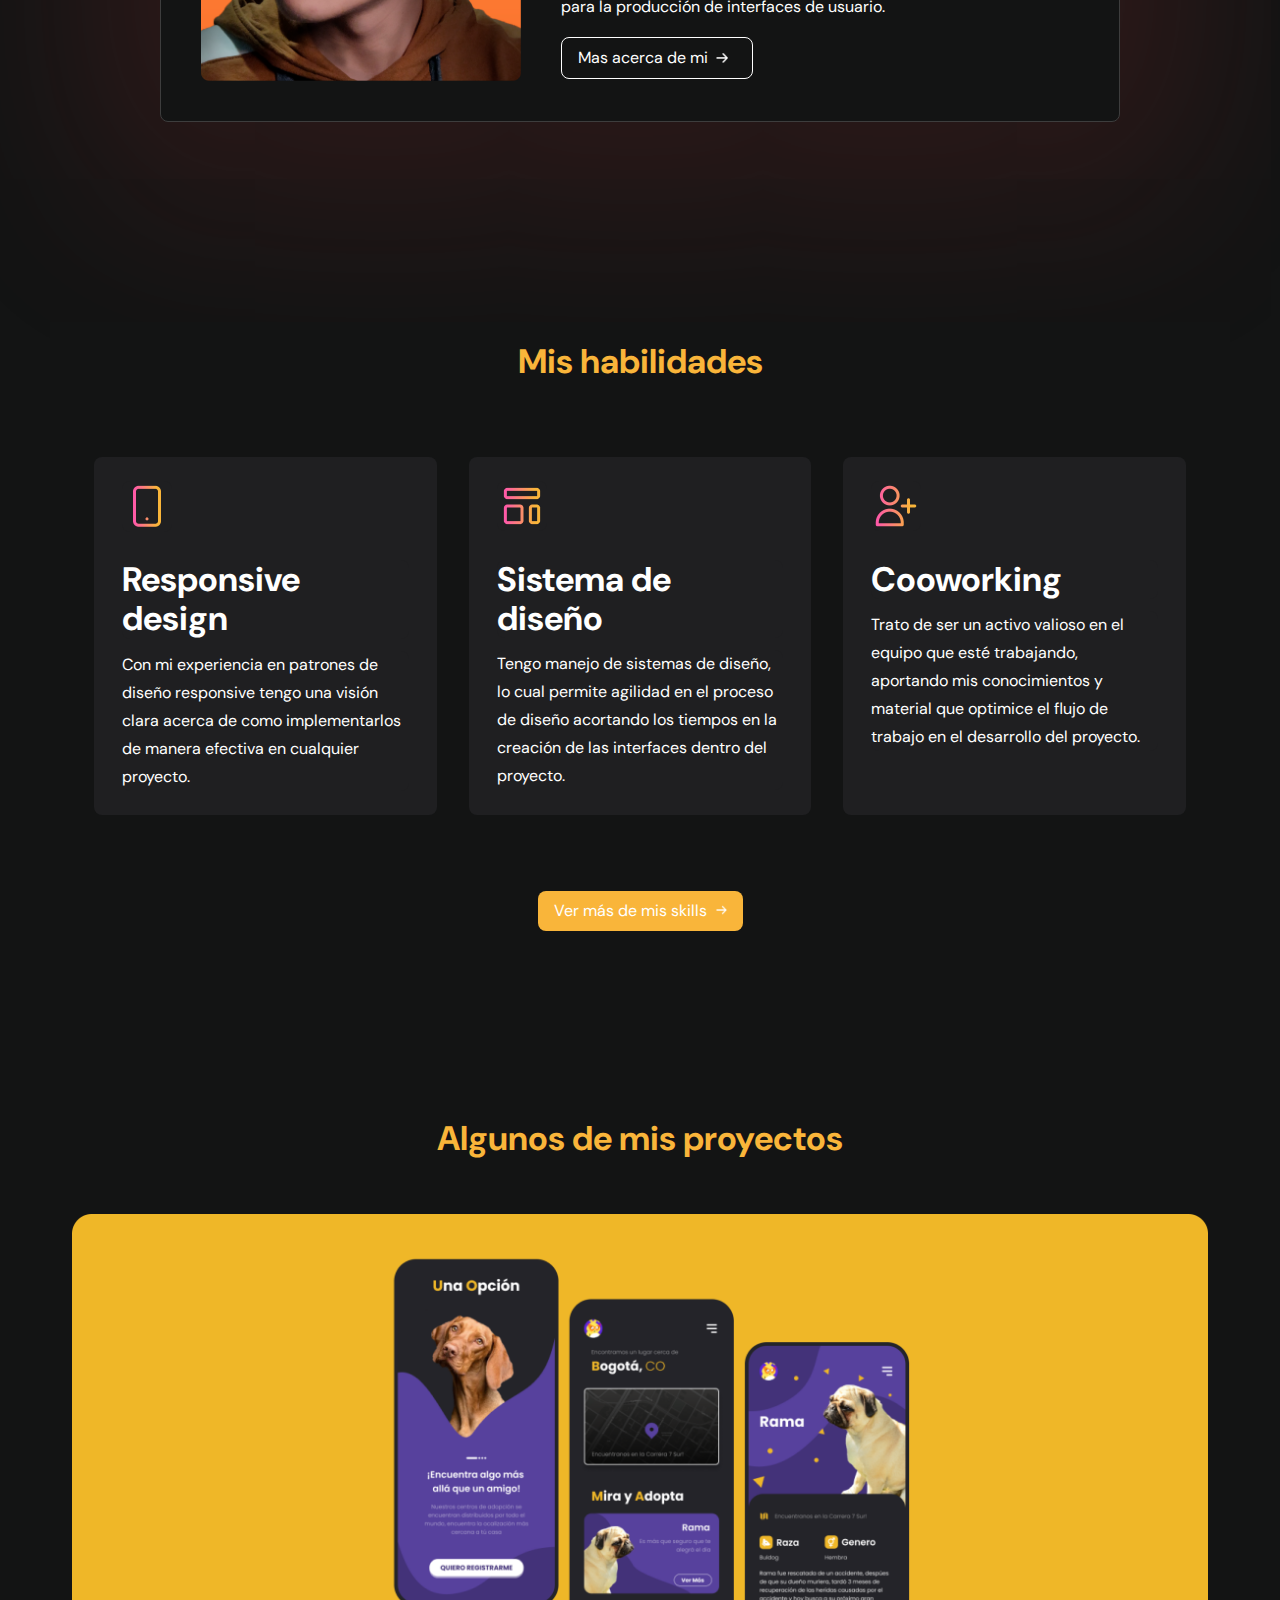
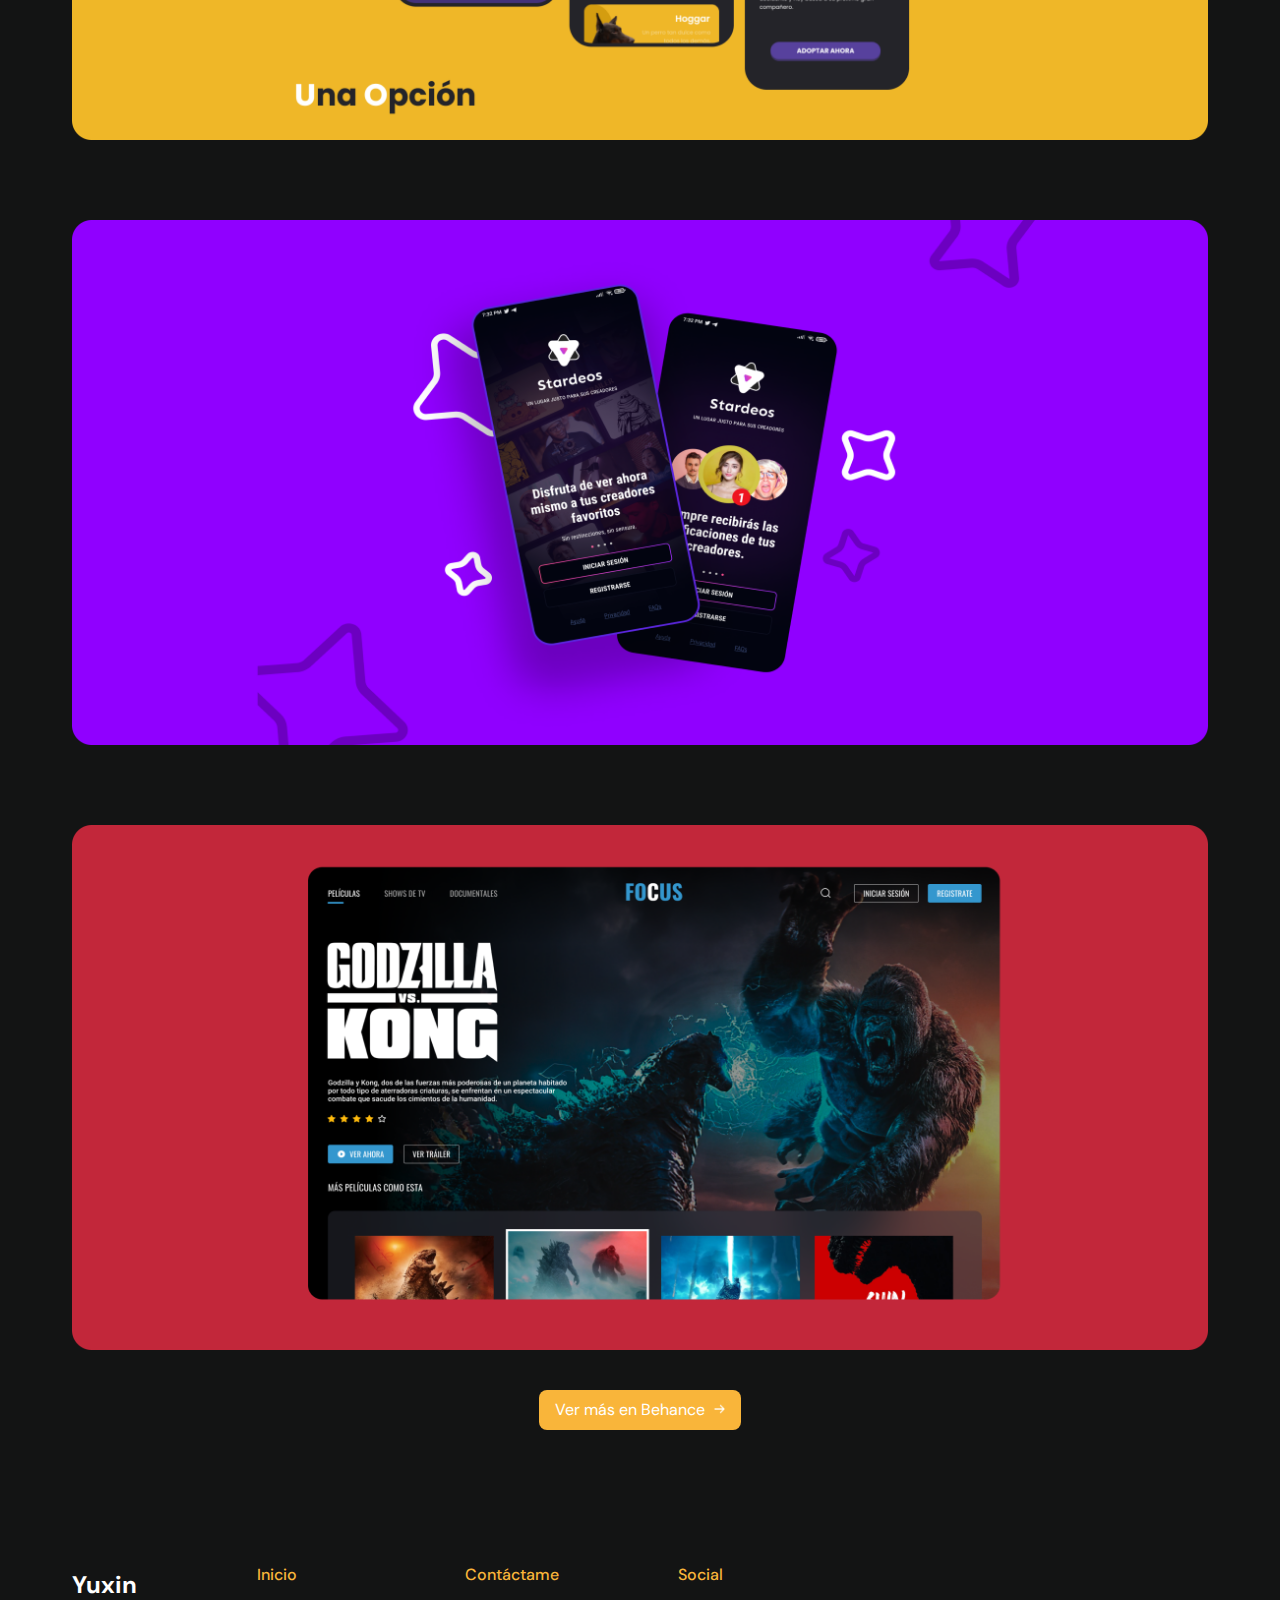
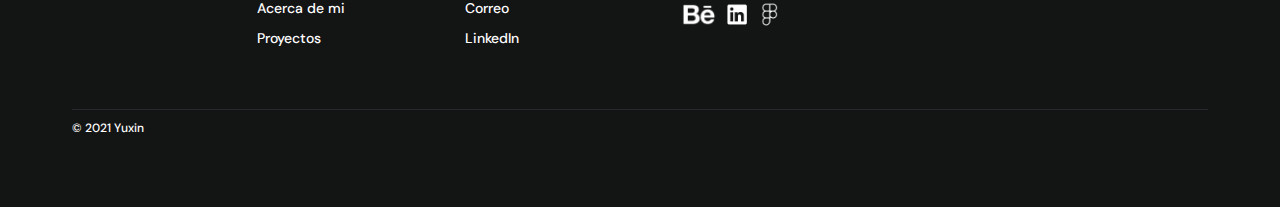
<file: Portfolio Personal/index.html>
<!DOCTYPE html>
<html lang="en">

<head>
    <meta charset="UTF-8">
    <meta http-equiv="X-UA-Compatible" content="IE=edge">
    <meta name="viewport" content="width=device-width, initial-scale=1.0">
    <link rel="stylesheet" href="css/reset.css">
    <link rel="stylesheet" href="css/styles.css">
    <link rel="stylesheet" href="css/mobile.css">
    <link rel="preconnect" href="https://fonts.googleapis.com">
    <link rel="preconnect" href="https://fonts.gstatic.com" crossorigin>
    <link rel="preconnect" href="https://fonts.googleapis.com">
    <link rel="preconnect" href="https://fonts.gstatic.com" crossorigin>
    <link
        href="https://fonts.googleapis.com/css2?family=DM+Sans:wght@400;500;700&family=Poppins:wght@400;500;600;700&display=swap"
        rel="stylesheet">
    <link href="https://fonts.googleapis.com/css2?family=Poppins:wght@400;500;600;700&display=swap" rel="stylesheet">
    <title>Portfolio Personal</title>
</head>

<body>
    <section class="Nav-bar d-flex jc-space-between align-items-center">
        <h4>Yuxin</h4>
        <div class="d-flex top-nav">
            <p>Inicio</p>
            <p>Acerca de mi</p>
            <p>Proyectos</p>
        </div>
        <a href="#" class="primary-button">Contáctame</a>
    </section>
    <section class="Hero-section">
        <img src="assets/banner.png" alt="Hero-banner">
        <div class="d-flex dir-col container align-items-center">
            <h1>Soy <span class="yellow-txt">Yusting Mora</span><br>
                Diseñador UI/UX</h1>
            <p>Este es mi portafolio y CV hecho en Figma, <br>á puedes ver mi estilo de prototipado a la<br> hora de
                diseñar interfaces. <br>¡Espero te guste!</p>
            <div class="Hero-section-buttons">
                <a href="#" class="primary-button">Ver proyectos</a>
                <a href="#" class="secondary-button" class="d-flex"><img src="assets/Icon-download.png" alt="download">
                    Descargar
                    CV</a>
            </div>
        </div>
    </section>
    <section class="profile-section">
        <div class="d-flex container-s profile-aside">
            <img class="Hero-img" src="assets/Hero-img.png" alt="profile-pic">
            <div class="profile-content">
                <h2 class="yellow-txt">Acerca de mi</h2>
                <p class="pg-s">Hola! mi nombre es Yusting (Yuxin para los amigos) y tengo una gran afinidad hacía el
                    trabajo
                    colaborativo, me gusta crear diseños que inspiren e involucren a las personas. Como diseñador UI,
                    considero que un buen producto no solo brinda una solución sino que permite crear una experiencia
                    emocional en las personas que lo usan.</p>
                <p class="pg-s"> En mi proceso creativo utilizo herramientas como Figma, Adobe XD, Photoshop e
                    Illustrator que me
                    ayudan
                    en el flujo de trabajo para la producción de interfaces de usuario.</p>
                <a href="#" class="secondary-button" class="d-flex">Mas acerca de mi<img src="assets/Icon-right.png"
                        alt="right-arrow"></a>
            </div>
        </div>
    </section>
    <section class="abilities-section d-flex dir-col align-items-center">
        <h3 class="yellow-txt">Mis habilidades</h3>
        <div class="d-flex jc-center abilities-contain">
            <div class="abilities container-sp">
                <img src="assets/i1.png" alt="mobile">
                <h3>Responsive design</h3>
                <p class="pg-s">Con mi experiencia en patrones de diseño responsive tengo una visión clara acerca de
                    como
                    implementarlos
                    de manera efectiva en cualquier proyecto.</p>
            </div>
            <div class="abilities container-sp">
                <img src="assets/i2.png" alt="design-system">
                <h3>Sistema de diseño</h3>
                <p class="pg-s">Tengo manejo de sistemas de diseño, lo cual permite agilidad en el proceso de diseño
                    acortando los
                    tiempos en la creación de las interfaces dentro del proyecto.</p>
            </div>
            <div class="abilities container-sp">
                <img src="assets/i3.png" alt="co-working">
                <h3>Cooworking</h3>
                <p class="pg-s">Trato de ser un activo valioso en el equipo que esté trabajando, aportando mis
                    conocimientos
                    y material
                    que optimice el flujo de trabajo en el desarrollo del proyecto.</p>
            </div>

        </div>
        <a href="#" class="primary-button" class="d-flex">Ver más de mis skills<img src="assets/arrow-right.png"
                alt="right-arrow"></a>
    </section>
    <section class="Projects-section container d-flex dir-col align-items-center">
        <h3 class="yellow-txt">Algunos de mis proyectos</h3>
        <img src="assets/proj1.png" class="container-s" alt="project-1">
        <img src="assets/proj2.png" class="container-s" alt="project-2">
        <img src="assets/proj3.png" class="container-s" alt="project-3">
        <a href="#" class="primary-button" class="d-flex dir-row">Ver más en Behance<img src="assets/arrow-right.png"
                alt="right-arrow"></a>
    </section>
    <section class="Footer-section">
        <div class="d-flex jc-space-between foot-content">
            <h4>Yuxin</h4>
            <div>
                <p>Inicio</p>
                <p>Acerca de mi</p>
                <p>Proyectos</p>
            </div>
            <div>
                <p>Contáctame</p>
                <p>Correo</p>
                <p>LinkedIn</p>
            </div>
            <div>
                <p>Social</p>
                <img src="assets/Behance.png" alt="Behance-logo">
                <img src="assets/Linkedin.png" alt="LinkedIn-logo">
                <img src="assets/Figma.png" alt="Figma-logo">
            </div>
        </div>
    </section>
    <section class="copyright container">

        <p>© 2021 Yuxin</p>

    </section>
</body>

</html>
</file>
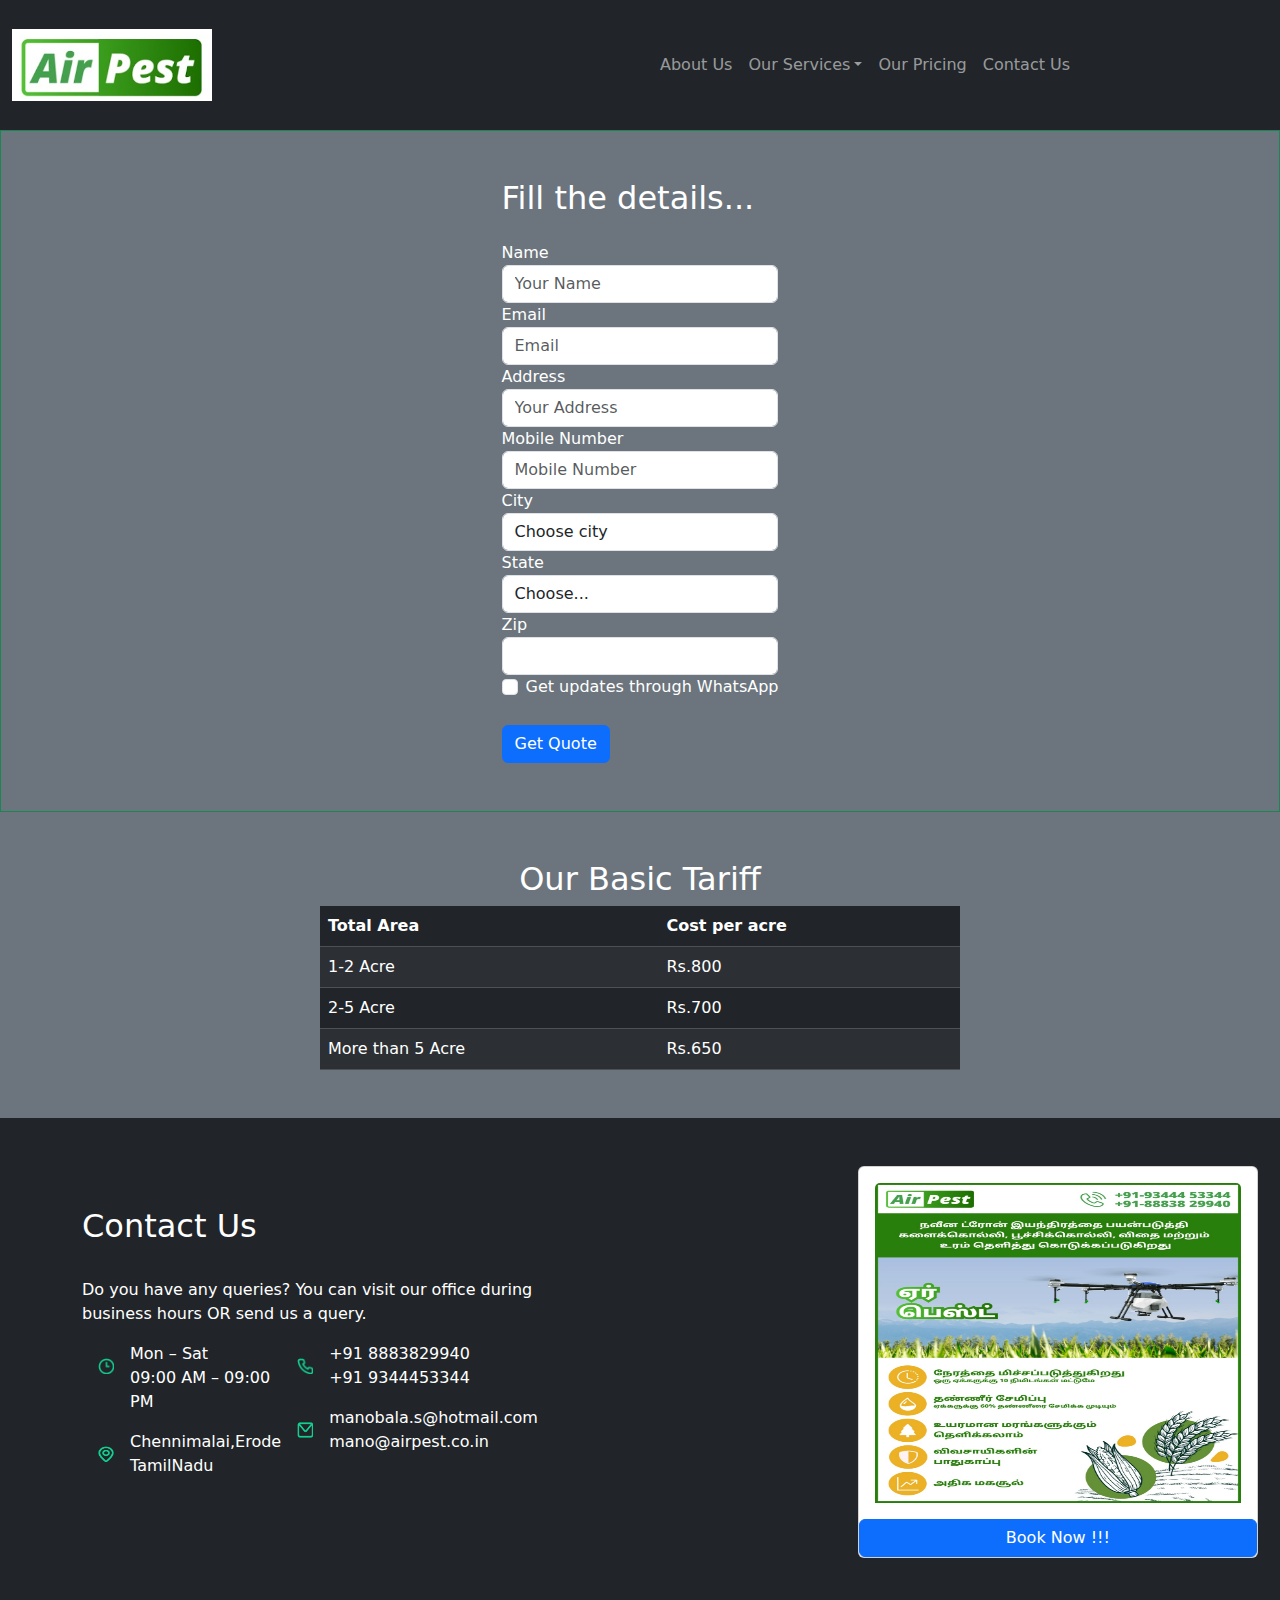
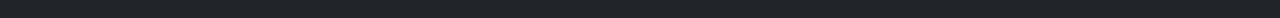
<file: Airpest /getquote.html>
<!DOCTYPE html>
<html lang="en">
<head>
    <meta charset="UTF-8">
    <meta http-equiv="X-UA-Compatible" content="IE=edge">
    <meta name="viewport" content="width=device-width, initial-scale=1.0">
    <title>Quote</title>
    <link href="https://cdn.jsdelivr.net/npm/bootstrap@5.2.3/dist/css/bootstrap.min.css" rel="stylesheet">
    <script src="https://cdn.jsdelivr.net/npm/bootstrap@5.2.3/dist/js/bootstrap.bundle.min.js"></script>
    <link rel="stylesheet" href="css/style.css">
</head>
<body class="bg-dark">
    <nav class="navbar navbar-expand-sm navbar-dark py-4">
        <div class="container-fluid">
          <a class="navbar-brand" href="index.html">
            <img src="Assets/airpest-logo.png" alt="Logo" style="width:200px;" >
          </a>
        </div>
        <div class="container-fluid ">
          <!-- Links -->
          <ul class="navbar-nav">
            <li class="nav-item">
              <a class="nav-link" href="index.html#about">About Us</a>
            </li>
            <li class="nav-item dropdown">
        <a class="nav-link dropdown-toggle" href="#" role="button" data-bs-toggle="dropdown">Our Services</a>
        <ul class="dropdown-menu">
          <li><a class="dropdown-item" href="#">Spraying</a></li>
          <li><a class="dropdown-item" href="#">Seeding</a></li>
        </ul>
      </li>
            <li class="nav-item">
              <a class="nav-link" href="index.html#pricing">Our Pricing
              </a>
            </li>
           
            <li class="nav-item">
              <a class="nav-link" href="#contact-us">Contact Us
              </a>
            </li>
          </ul>
        </div>
      
      </nav>

      <section class="quote-form  py-5 d-flex justify-content-center border border-success bg-secondary">
        <form> 
            <h2 class="text-white mb-4">Fill the details...</h2>
            <div class="form-group col-md-12">
                <label for="inputName">Name</label>
                <input type="text" class="form-control" id="inputName" placeholder="Your Name">
              </div>
            <div class="form-row">
              <div class="form-group col-md-12">
                <label for="inputEmail4">Email</label>
                <input type="email" class="form-control" id="inputEmail4" placeholder="Email">
              </div>
            </div>
            <div class="form-group col-md-12">
              <label for="inputAddress">Address</label>
              <input type="text" class="form-control" id="inputAddress" placeholder="Your Address">
            </div>
            <div class="form-group col-md-12">
                <label for="inputMobile">Mobile Number</label>
                <input type="text" class="form-control" id="inputMobile" placeholder="Mobile Number">
              </div>
            
            <div class="form-row">
                <div class="form-group col-md-12">
                    <label for="inputCity">City</label>
                    <select id="inputCity" class="form-control">
                      <option selected>Choose city</option>
                      <option>Tiruppur</option>
                      <option>Erode</option>
                      <option>Gobi</option>
                      <option>Chennimalai</option>
                      <option>Kangeyam</option>
                      <option>Pollachi</option>
                      <option>Uduamlpet</option>
                      <option>Kinathukkadavu</option>

                    </select>
                  </div>
              <div class="form-group col-md-12">
                <label for="inputState">State</label>
                <select id="inputState" class="form-control">
                  <option selected>Choose...</option>
                  <option>TamilNadu</option>
                </select>
              </div>
              <div class="form-group col-md-12">
                <label for="inputZip">Zip</label>
                <input type="text" class="form-control" id="inputZip">
              </div>
            </div>
            <div class="form-group">
              <div class="form-check">
                <input class="form-check-input" type="checkbox" id="gridCheck">
                <label class="form-check-label" for="gridCheck">
                  Get updates through WhatsApp
                </label>
              </div>
            </div>
            <button type="submit" class="btn btn-primary mt-4">Get Quote</button>
          </form>
          
      </section>
      <section class="bg-secondary py-5">
        <center><h2 class="text-white">Our Basic Tariff</h2></center>
        <table class="table table-dark table-striped">
            <thead>
              <tr>
                <th>Total Area</th>
                <th>Cost per acre</th>
              </tr>
            </thead>
            <tbody>
              <tr>
                <td>1-2 Acre</td>
                <td>Rs.800</td>
              </tr>
              <tr>
                <td>2-5 Acre</td>
                <td>Rs.700</td>
              </tr>
              <tr>
                <td>More than 5 Acre</td>
                <td>Rs.650</td>
              </tr>
            </tbody>
          </table>
      </section>

      <section class="contact-us " id="contact-us">
        <div class="container ">
            <div class="d-flex flex-row cont">
                <div>
                    <h2 class="text-white py-4">Contact Us</h2>
            <p class="text-white">Do you have any queries? You can visit our office during business hours OR send us a
                query.</p>
            <div class="d-flex flex-row">
                <div class="d-flex flex-column">
                    <div class="d-flex dir-row align-content-center">
                        <img src="Assets/c1.png" alt="Time">
                        <p class="text-white">Mon – Sat<br>09:00 AM – 09:00 PM</p>
                    </div>
                    <div class="d-flex dir-row align-content-center">
                        <img src="Assets/c2.png" alt="Location">
                        <p class="text-white">Chennimalai,Erode<br>TamilNadu</p>
                    </div>
                </div>
                <div class="d-flex flex-column align-content-center">
                    <div class="d-flex dir-row align-content-center">
                        <img src="Assets/c3.png" alt="Phone">
                        <p class="text-white">+91 8883829940 <br>+91 9344453344</p>
                    </div>
                    <div class="d-flex dir-row align-content-center">
                        <img src="Assets/c4.png" alt="E-mail">
                        <p class="text-white">manobala.s@hotmail.com <br>mano@airpest.co.in</p>
                    </div>
                </div>
            </div>
                </div>
                <div>
    
                    <div class="card mt-5" style="width:400px">
                        <img class="card-img-top" src="Assets/airpest1.jpeg" alt="Card image" style="width:auto; height: 20rem;">
                          <a href="#" class="btn btn-primary">Book Now !!!</a>
                        </div>
                      </div>
                </div>
            </div>
            
            
        </div>
      </section>
</body>
</html>
</file>
<file: Airpest /css/style.css>
.about h2, .our_policy h2{
    padding-top: 3rem;
    padding-bottom: 1rem;
    color: #3F7721;
}
.about h3 {
    font-weight: 400;
    font-size: 26px;
  }

  .pricing-contain{
    background-color: rgba(63,119,33,0.85);

  }
 button a, button a:hover{
  text-decoration: none;
  color: antiquewhite;
 }
  .pricing-contain h2{
    padding-top: 3rem;
    padding-bottom: 1rem;
    padding: 3rem 2rem 1rem 2rem;
    color: white;
  }

  .pricing-contain p{
    padding: 0rem 2rem 1rem 2rem;
  }

  .pricing-contain button{
    margin: 0rem 2rem 1rem 2rem;
  }

  .contact-us
  {
    height: 500px;
  }

.contact-us img{
    width: 1rem;
    height: 1rem;
    margin: 1rem;
}
  .card{
    margin-left: 20rem;
  }
  
  .cont{
    align-items: center;
  }

  .form-group{
    width: 100%;
  }

  label{
    color: white;
  }
 
  .table{
    width: 50vw;
    margin: auto;
  }

  #policy{
    padding-left: 2rem;
  }
</file>
<file: Dots/css/style.css>
:root {
  /*colors*/
  --primary-base-color-1: #197AFF;
  --secondary-base-color-1: #13CF8F;
  --secondary-base-color-2: #E3F9F2;
  --neutral-color: #1B2430;
  --neutral-color-p: #495059;
  --pg-white: rgba(255, 255, 255, 0.8);
  --hero-bg: #F1F7FF;
  --border-color: #EBEBEC;
  /*font*/
  --font-1: 3.75rem;
  --font-2: 3rem;
  --font-3: 1.5rem;
  --font-head-a: 0.875rem;
  --font-p: 1.25rem;
}

/* Global CSS */
* {
  font-family: "Roboto", sans-serif;
  font-weight: 400;
}
.grey-bg{
  background-color: var(--pg-white);
}
.primary-button {
  display: inline-block;
  font-weight: 400;
  line-height: 1.5;
  color: white;
  text-align: center;
  text-decoration: none;
  vertical-align: middle;
  cursor: pointer;
  -webkit-user-select: none;
  -moz-user-select: none;
  user-select: none;
  background-color: var(--primary-base-color-1);
  padding: 0.575rem 0.95rem;
  font-size: var(--font-head-a);
  border-radius: 3rem;
}

h1,
h2,
h3,
h4,
h5,
h6 {
  font-weight: bold;
  margin-top: 1.3rem;
  margin-bottom: 1rem;
}

h1 {
  font-size: var(--font-1);
  color: var(--neutral-color);
}

h2 {
  font-size: var(--font-2);
}

h3 {
  font-size: var(--font-3);
}

p {
  font-size: var(--font-p);
  color: var(--neutral-color-p);
}

.d-flex {
  display: flex;
}

.jc-space-between {
  justify-content: space-between;
}

.jc-space-around {
  justify-content: space-around;
}

.jc-center {
  justify-content: center;
}

.align-items-center {
  align-items: center;
}

.container-nav {
  margin: 1rem 4.5rem;
}

.container {
  margin: 4.5rem 4.5rem;
}

.Blue-txt{
  color: var(--primary-base-color-1);
}

.dir-row {
  flex-direction: row;
}

.dir-col {
  flex-direction: column;
}

.w-50 {
  width: 50%;
}

.w-75 {
  width: 75%;
}

/*Section*/
/*Nav-bar section*/
.Nav-links a {
  margin-left: 1rem;
  margin-right: 1rem;
  font-size: var(--font-head-a);
  text-decoration: none;
  color: black;
}

.Nav-links a:last-child {
  color: #fff;
}

.Nav-bar img {
  max-width: 9rem;
}

/* Hero-section */
.Hero-section {
  background: url("../assets/BG.png");
  background-repeat: no-repeat;
  background-size: cover;
}

.Hero-section img[alt="Hero-img"] {
  padding: 1rem 3rem;
  width: 25rem;
}

.Hero-content {
  padding: 3rem 0rem;
}

.Hero-content img {
  width: 1.5rem;
  padding-left: 2rem;

}

.Hero-content a:last-child {
  text-decoration: none;
  color: var(--secondary-base-color-1);
  font-size: var(--font-head-a);
}

/*Partners-section*/
.Partners-section img {
  width: 10rem;
}

/*Working-section*/

.Working-section h2 {
  text-align: center;
}

.Working-content div {
  border: 1px solid var(--border-color);
  border-radius: 1.5rem;
  margin-right: 2.4rem;
  padding: 1.5rem 1.5rem;
  width: 25rem;
}

.Working-content div:last-child {
  margin-right: 0rem;
}

.Working-content img {
  width: 3rem;
}

/*Features-section*/
.Features-section {
  background: url("../assets/Features-BG.png");
  background-repeat: no-repeat;
  background-size: cover;
}

.Features-section img {
  width: 25rem;
}

.Features-nav a {
  text-decoration: none;
  color: var(--neutral-color-p);
  padding: 1rem 0.75rem;
  background-color: var(--secondary-base-color-2);
}

.Features-nav {

  border-bottom: 1px solid #BBBDC1;
}
.select-nav {
  border-bottom: 1px solid var(--primary-base-color-1);
  color: var(--primary-base-color-1) !important ;
}
.Features-section h2{
  padding-bottom: 2rem;
}

.Features-content img {
  width: var(--font-p);
  padding-right: 1rem;
}

/*Testimonials-section*/
.Testimonials-counter{
  background: url("../assets/Pattern.png"),var(--neutral-color);
  background-repeat: no-repeat;
  background-size: cover;
  height: 25rem;
}
.Testimonials-counter h1 {
  color: #fff;
}

.Testimonials-counter p{
  color: var(--pg-white);
}

.Testimonials-section .caption{
  font-size: 1rem;
  margin-top: -0.5rem;
}

.Testimonials{
  background-color: #fff;
  margin: 0rem 1rem;
  min-width: 300px;
  max-width: 380px;
  height: 240px;
  border-radius: 1.5rem;
  box-shadow: 0px 24px 60px rgba(10, 10, 10, 0.12);
  padding: 0.5rem 1rem;
}

.Testimonials-content img{
  width: 3.5rem;
  height: 3.5rem;
  padding: 1.5rem 0.5rem;
}

.Testimonials-content{
  position: relative;
  top: -160px
  
}

/*Blogs-Section*/
.Blogs-section{
  margin-top: -6rem;
}
.Blogs-section img{
  width: 100%;
  margin: 2rem 0rem;
}
.Blog{
  width: 30%;
}

.Blogs-section .caption{
  font-size: 14px;
  
}

.Demo{
  background:url("../assets/Pattern.png"),var(--primary-base-color-1);
  padding: 2rem 2rem;
  margin-top: 2.5rem;
  border-radius: 24px;
}
.Demo h3{ 
  font-size: 32px;
  color: #fff;
}
.Demo p{
  color: var(--pg-white);
}
.Demo .primary-button{
  background-color: var(--secondary-base-color-1); 
  margin-right:4rem ;
}
.span-green{
  color: var(--secondary-base-color-1);
  font-size: 1.5rem;
  font-weight: bold;
}

/*Footer Section*/
.Footer-section{
  background-color: #F1F7FF;
}

.Footer-section h5{
  font-weight: 700;
}

.Footer-logo{
  max-width: 10rem;
  padding: 2rem 1rem 2rem 1rem;
}

.Social-networks img{
  padding: 0.5rem 0.5rem;
  max-width: 50px;
}

.Footer-section p{
  font-size: 1rem;
  padding-top: 1rem;
}

.Copyright{
  font-size: 0.875rem;
  padding:0rem 1rem 2rem 1rem;
}
</file>
<file: Next Corp/css/styles.css>
:root {
    /* colors */
    --neutral-color: #495059;
    --primary-color-1: #0a3166;
    --primary-base-color-1: #197aff;
    --secondary-color-1: #13cf8f;
    --secondary-color-2: #e3f9f2;
    --pg-white: rgba(255, 255, 255, 0.8);
    /* Font */
    --font-1: 3.75rem;
    --font-2: 3rem;
    --font-3: 2rem;
    --font-4: 1.5rem;
    --font-5: 1.125rem;
    --font-p: 1.25rem;
    --font-a: 0.875rem;
    --marg1: 4rem;
    --marg2: 0.5rem;
}

/* Global css */

* {
    font-family: "Roboto", sans-serif;
    font-weight: 400;
}

h1,
h2,
h3,
h4,
h5,
h6 {
    font-weight: bold;
    margin-top: 1.3rem;
    margin-bottom: 1rem;
}

h1 {
    font-size: var(--font-1);
}

h2 {
    font-size: var(--font-2);
}

h3 {
    font-size: var(--font-3);
}

h4 {
    font-size: var(--font-4);
}

h5 {
    font-size: var(--font-5);
}

p {
    font-size: var(--font-p);
    color: var(--neutral-color);
    line-height: 28px;
}

a {
    font-size: var(--font-a);
}

.container {
    margin-right: 3.5rem;
    margin-left: 3.5rem;
}

.p-tb {
    padding-top: 50px;
    padding-bottom: 50px;
}

.p-t {
    padding-top: 50px;
}


.primary-button {
    display: inline-block;
    font-weight: 400;
    line-height: 1.5;
    color: white;
    text-align: center;
    text-decoration: none;
    vertical-align: middle;
    cursor: pointer;
    -webkit-user-select: none;
    -moz-user-select: none;
    user-select: none;
    background-color: var(--primary-base-color-1);
    padding: 0.575rem 0.95rem;
    font-size: 1rem;
    border-radius: 3rem;
}

.w-30 {
    width: 27%;
}

.w-70 {
    width: 73%;
}

.w-50 {
    width: 50%;
}

.w-40 {
    width: 40%;
}

.w-100 {
    width: 100%;
}

.d-flex {
    display: flex;
}

.jc-center {
    justify-content: center;
}

.jc-start {
    justify-content: flex-start;
}

.jc-space-around {
    justify-content: space-around;
}

.jc-space-between {
    justify-content: space-between;
}

.dir-col {
    flex-direction: column;
}

.dir-row {
    flex-direction: row;
    flex-wrap: wrap;
}

.jc-center {
    justify-content: center;
}

.align-items-center {
    align-items: center;
}

.align-items-start {
    align-items: flex-start;
}

.background-pattern {
    background-image: url("../assets/contact-over5.png");
}

.relative {
    position: relative;
}

.fg1 {
    flex-grow: 1;
}

input,
textarea,
select {
    border: none;
}

/* Sections */

/* Hero Section */

.hero-section {
    background-color: var(--secondary-color-1);
    height: 753px;
}

.hero-section h1 {
    color: var(--primary-color-1);
    margin-top: 0px;
}

.hero-section img {
    height: 800px;
    object-fit: contain;
    width: 100%;
}

.hero-content h1 {
    width: 20rem;
}

.hero-content p {
    width: 20rem;
}

/* Data section */

.data-section {
    background-color: var(--secondary-color-2);
    height: 27rem;
}

.data-section h2 {
    color: var(--secondary-color-1);
    margin-bottom: var(--marg1);
    text-align: center;
}

.data-section h3 {
    font-size: var(--font-1);
    color: var(--primary-color-1);
    margin: var(--marg2) 0px;
    width: auto;
}

.data-section p {
    margin: var(--marg2) 0px;
    width: auto;
}

.data-section img {
    width: 92px;
    object-fit: contain;
    padding-right: 2rem;
}

/* Products-section */
.products-section {
    width: 100%;
}

.products-section h2 {
    color: var(--primary-color-1);
}

.product-desc {
    width: 50%;
}

.product-desc p {
    width: 95%;
}

.product-img img {
    height: 250px;
    width: auto;
    padding: 0.75rem 0px 0.75rem 0.75px;
    margin: 1rem 1.03rem;
    object-fit: contain;
    filter: brightness(70%);
}


.rectangle-container1 {
    position: absolute;
    height: 250px;
    width: 276px;
    background-color: rgba(19, 207, 143, 0);
}

.rectangle-container1 p,
.rectangle-container2 p {
    text-align: center;
    padding-top: 85px;
    letter-spacing: 0.5px;
    font-size: 24px;
    color: #fff;
    font-weight: 700;
}

.overlay1 {
    margin: 28px 0px 0px 17px;
}

.overlay2 {
    margin: 28px 0px 0px 326px;
}

.rectangle-container1:hover {
    background-color: rgba(19, 207, 143, 0.8);
}

.rectangle-container2 {
    position: absolute;
    height: 250px;
    width: 378px;
    background-color: rgba(19, 207, 143, 0);
}

.overlay3 {
    margin: 28px 0px 0px 17px;
}

.overlay4 {
    margin: 28px 0px 0px 440px;
}

.overlay5 {
    margin: 28px 0px 0px 863px;
}

.rectangle-container2:hover {
    background-color: rgba(19, 207, 143, 0.8);
}


.product-line2 {
    margin-left: 2.3rem;
}

/* Benefits section */
.benefits-section {
    background-color: var(--secondary-color-2);
}

.benefits-content img {
    height: 80px;
    width: 80px;
    margin-top: 1rem;
}

.benefits-content {
    padding: 0rem 0rem;
}

.benifits-content-right {
    margin-left: 2.5rem;
}

.rectangle {
    position: absolute;
    max-width: 16%;
    left: 8%;
    bottom: 9%;
}

.benefits-img {
    position: absolute;
    left: 10%;
    bottom: 15%;
    max-width: 35%;
    filter: brightness(70%);
}

.play-button {
    position: absolute;
    left: 25%;
    bottom: 38%;
    width: 5rem;
}

/*Contact Section*/
.contact-section {
    background-color: rgba(5, 24, 51, 1);
    padding-top: 5rem;
    padding-bottom: 5rem;
}

.contact-section p {
    color: rgba(255, 255, 255, 0.8);
}

.contact-section h2 {
    color: white;
    position: static;
}

.contact-left {
    margin-left: -2.0rem;
}

.contact-txt {
    color: var(--pg-white);
    padding-bottom: 1rem;
}

.contact-details p {
    margin: 0.7rem 0rem;
}

.contact-section img {
    width: 1rem;
    height: 1rem;
    padding: 0rem 1rem 0rem 0rem;
}

.contact-form-section {
    background-color: white;
    border-radius: 1.5rem;
    display: flex;
    flex-direction: column;
    padding-bottom: 2rem;
}

.contact-form {
    margin-right: 4rem;
    margin-left: 2rem;
}

.contact-form h3 {
    padding: 1rem 0rem;
}

.input-group {
    border: solid 1px var(--neutral-color);
    padding: 0.5rem 1rem;
    width: 100%;
    align-self: stretch;
    border-radius: var(--marg2);
    margin-bottom: 1rem;
}

select {
    width: 100%;
    font-size: 0.75rem;
}

input[value],
textarea {
    font-size: 0.75rem;
    width: 100%;
}

/* Advantages Section */

.advantages-section {
    background-color: var(--secondary-color-2);
}

.advantages-section .advantage {
    width: calc(100% / 3);
    max-width: 30%;
}

.advantages-section .advantage img {
    width: 84px;
}

.advantages-container {
    padding: 5rem 0rem 3rem 0rem;
    margin-right: 3.5rem;
    margin-left: 4.5rem;
}

.demo {
    background-color: #13cf8f;
    width: 90%;
    border-radius: var(--font-4);
    background-image: url("../assets/Pattern.png");
}

.demo h3 {
    color: white;
}

.demo p {
    color: var(--pg-white);
}

.demo-content {
    width: 60%;
    margin: 2rem 1rem 2rem 3rem;
}

.free {
    font-size: 1.35rem;
    color: var(--primary-color-1);
    font-weight: bold;
}

.demo-button {
    margin-right: 6rem;
}

.insert1 {
    width: 69px;
    position: relative;
    top: -88px;
    left: 410px;
}

.insert2 {
    width: 69px;
    position: relative;
    top: -233px;
    left: 573px;
}

/*Footer Section*/
.Footer-section {
    background-color: #051833;
}

.Footer-section h5 {
    color: white;
    padding-bottom: 18px;
    font-weight: 700;
}

.Footer-logo {
    max-width: 250px;
    padding: 1.5rem 1rem 2rem 1rem;
}

.Social-networks {
    padding-left: 1rem;
    width: 250px;
}

.Social-networks img {
    width: 50px;
}

.Footer-section p {
    color: var(--pg-white);
    font-size: 1rem;
    line-height: 16px;
}

.Copyright {
    font-size: 0.875rem;
    padding: 0rem 1rem 2rem 1rem;
}
</file>
<file: Portfolio Personal/css/styles.css>
:root {
  /*Colors*/
  --primary-color: #F9B53A;
  /*Fonts*/
  --font-1: 3.75rem;
  --font-2: 3rem;
  --font-3: 2.125rem;
  --font-4: 1.5rem;
  --font-head-a: 1rem;
  --font-p: 1.25rem;
  --font-p2: 1rem;
}

/*Global CSS*/
* {
  font-family: "DM Sans", sans-serif;
  font-weight: 500;
  background: #131414;
  color: #fff;
}

.primary-button {
  display: inline-block;
  font-weight: 400;
  line-height: 1.5;
  color: white;
  text-align: center;
  text-decoration: none;
  vertical-align: middle;
  cursor: pointer;
  -webkit-user-select: none;
  -moz-user-select: none;
  user-select: none;
  background-color: var(--primary-color);
  padding: 0.5rem 1rem;
  font-size: var(--font-head-a);
  border-radius: 8px;
}

.secondary-button {
  display: inline-block;
  font-weight: 400;
  line-height: 1.5;
  color: white;
  text-align: center;
  text-decoration: none;
  vertical-align: middle;
  cursor: pointer;
  -webkit-user-select: none;
  -moz-user-select: none;
  user-select: none;
  background-color: none;
  padding: 0.5rem 1rem;
  font-size: var(--font-head-a);
  border-radius: 8px;
  border: 1px solid #FFFFFF;
}

h1,
h2,
h3,
h4,
h5,
h6 {
  font-weight: bold;
  margin-top: 1.3rem;
  margin-bottom: 1rem;
}

h1 {
  font-size: var(--font-1);
  font-weight: 700;
  line-height: 4.438rem;
}

h2 {
  font-size: var(--font-2);
}

h3 {
  font-size: var(--font-3);
}

h4 {
  font-size: var(--font-4);
}

p {
  font-size: var(--font-p);
}

.w-40 {
  width: 40%;
}

.w-50 {
  width: 50%;
}

.w-60 {
  width: 60%;
}

.p-tb {
  padding-top: 150px;
  padding-bottom: 150px;
}

.container {
  margin: 4.5rem 4.5rem;
}

.container-s {
  margin: 2.5rem 2.5rem;
}

.container-sp {
  padding: .75rem .75rem;
}

.d-flex {
  display: flex;
}

.jc-space-between {
  justify-content: space-between;
}

.jc-space-around {
  justify-content: space-around;
}

.jc-center {
  justify-content: center;
}

.align-items-center {
  align-items: center;
}

.dir-row {
  flex-direction: row;
}

.dir-col {
  flex-direction: column;
}

.yellow-txt {
  color: var(--primary-color);
}

.pg-s {

  font-size: var(--font-p2);
  font-weight: 400;
  line-height: 175%;
}

/*Section*/
/*Nav-bar section*/

.Nav-bar {
  padding: 0.2rem 6rem;
}

.Nav-bar p {
  font-size: var(--font-p2);
}

.top-nav p {
  padding: 0rem 1rem;
}

/*Hero-section*/
.Hero-section {
  padding-bottom: 6rem;
}

.Hero-section img {
  width: 100%;
}

.Hero-section p {
  text-align: center;
}

.Hero-section-buttons a {
  margin-top: 1.5rem;
  margin-right: 2rem;
}

.secondary-button img {
  width: 0.75rem;
  padding-right: 0.5rem;
}

/*Hero-section*/
.profile-section {
  border: 1.5px solid #3D3D3D;
  width: 960px;
  margin: auto;
  box-sizing: border-box;
  border-radius: 8px;
  box-shadow: 4px 10px 200px 60px rgba(170, 51, 51, 0.2);;
}

.Hero-img {
  width: 320px;
  height: 400px;
}

.profile-section .secondary-button img {
  width: 0.75rem;
  padding-right: 0.5rem;
  padding-left: 0.5rem;
}

.profile-content {
  margin: -1.25rem 2.5rem;
}

/*abilities-section*/

.abilities-section {
  margin: 200px 50px;
}

.abilities-section h3:first-child {
  text-align: center;
  padding-bottom: 3rem;
}

.abilities-section div * {
  background: #1F1F21;
  border-radius: 8px;
  margin: 0.75rem 1rem;
}

.abilities-section img {
  width: 50px;
}

.abilities {
  width: 27%;
}

.primary-button img {
  width: 0.75rem;
  padding-left: 0.5rem;
  background-color: var(--primary-color);
}

.abilities-section .primary-button {
  margin: 4rem 0rem -2rem 0rem;
}

/*Projects-section*/
.Projects-section img {
  width: 100%;
}

.primary-button img {
  width: 0.75rem;
  padding-left: 0.5rem;
  background-color: var(--primary-color);
}

/*Footer-section*/
.Footer-section {
  margin: 7.5rem 16rem 2rem 4.5rem;
  padding-right: 15rem;
}

.foot-content p:first-child {
  color: var(--primary-color);
  font-size: 1rem;
}

.foot-content p {
  font-size: 0.875rem;
}

.foot-content img {
  width: auto;
  height: 29px;
}

.copyright {
  margin-top: 3rem;
  border-top: 1px solid #26292D;
}

.copyright p {
  font-size: 12px;
}
</file>
<file: Portfolio Personal/css/mobile.css>
@media (max-width:600px){
    h3{
        font-size: 20px;
    }
    .Nav-bar p, .Nav-bar a{
        display: none;
    }
    .Nav-bar{
        padding: 00.2rem 2rem;
        border-bottom: 1px solid gray ;
    }

    .Hero-section img{
        display: none;
    }
    
    .container{
        margin: 1rem 2rem;
    }

    .Hero-section h1{
        font-size: 34px;
        line-height: 60px;
    }

    .Hero-section h1,p{
        font-weight: 500;
    }

    .Hero-section br{
        display: none;
    }

    .Hero-section br:last-child{
        display: block;
    }

    .Hero-section{
        align-items: center;
    }
    
    .primary-button, .secondary-button{
        display: block;
        margin: auto;
    }

    .Hero-img{
        width: 295px;
        height: 365px;
    }

    .profile-aside{
        flex-direction: column;
    }

    .profile-aside h2{
        color: #fff;
        font-size: 24px;
    }

    .profile-content{
        margin: 0.2rem .2rem;
    }
    .profile-section{
        width: 100%;
        box-shadow: none;
    }

    .abilities-section div *{
        margin: 1rem 0rem;
    }
    .abilities-contain{
        display: block;
    }

    .abilities{
        width: 100%;
    }

}
</file>
